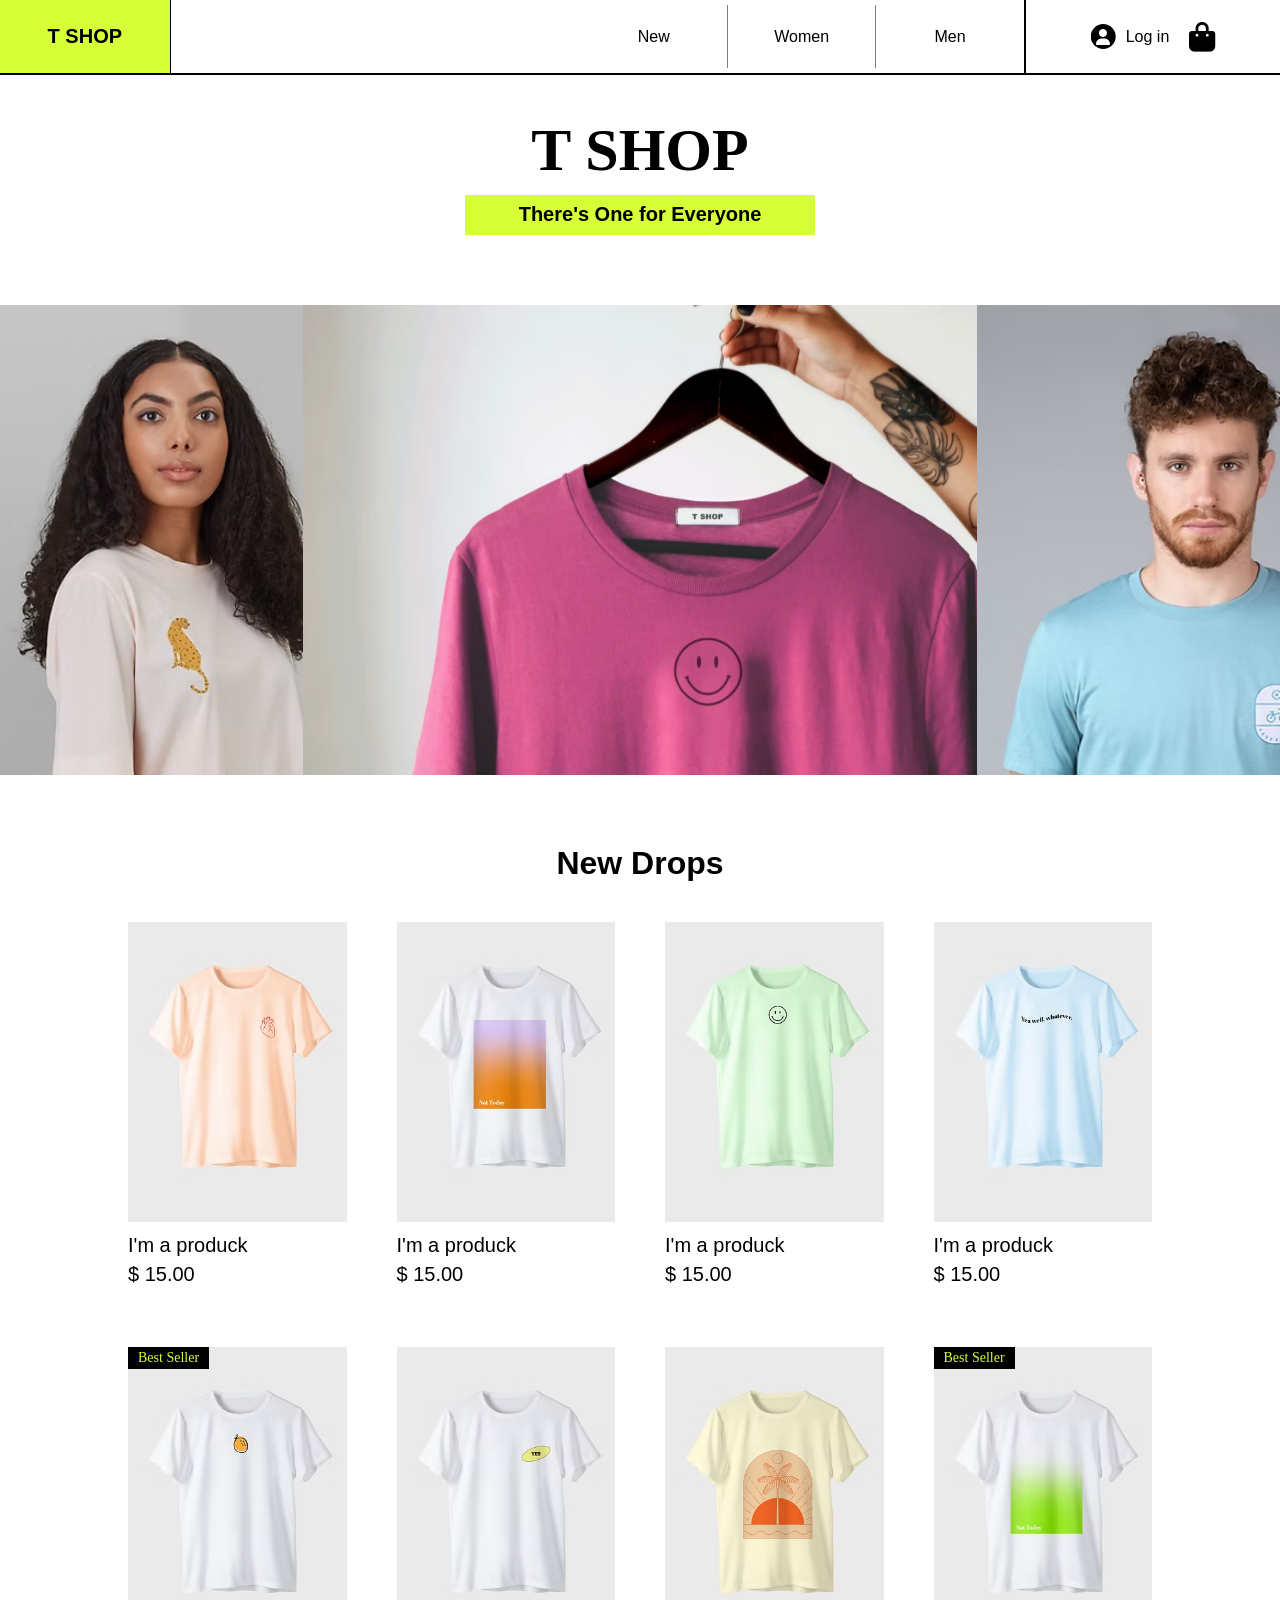
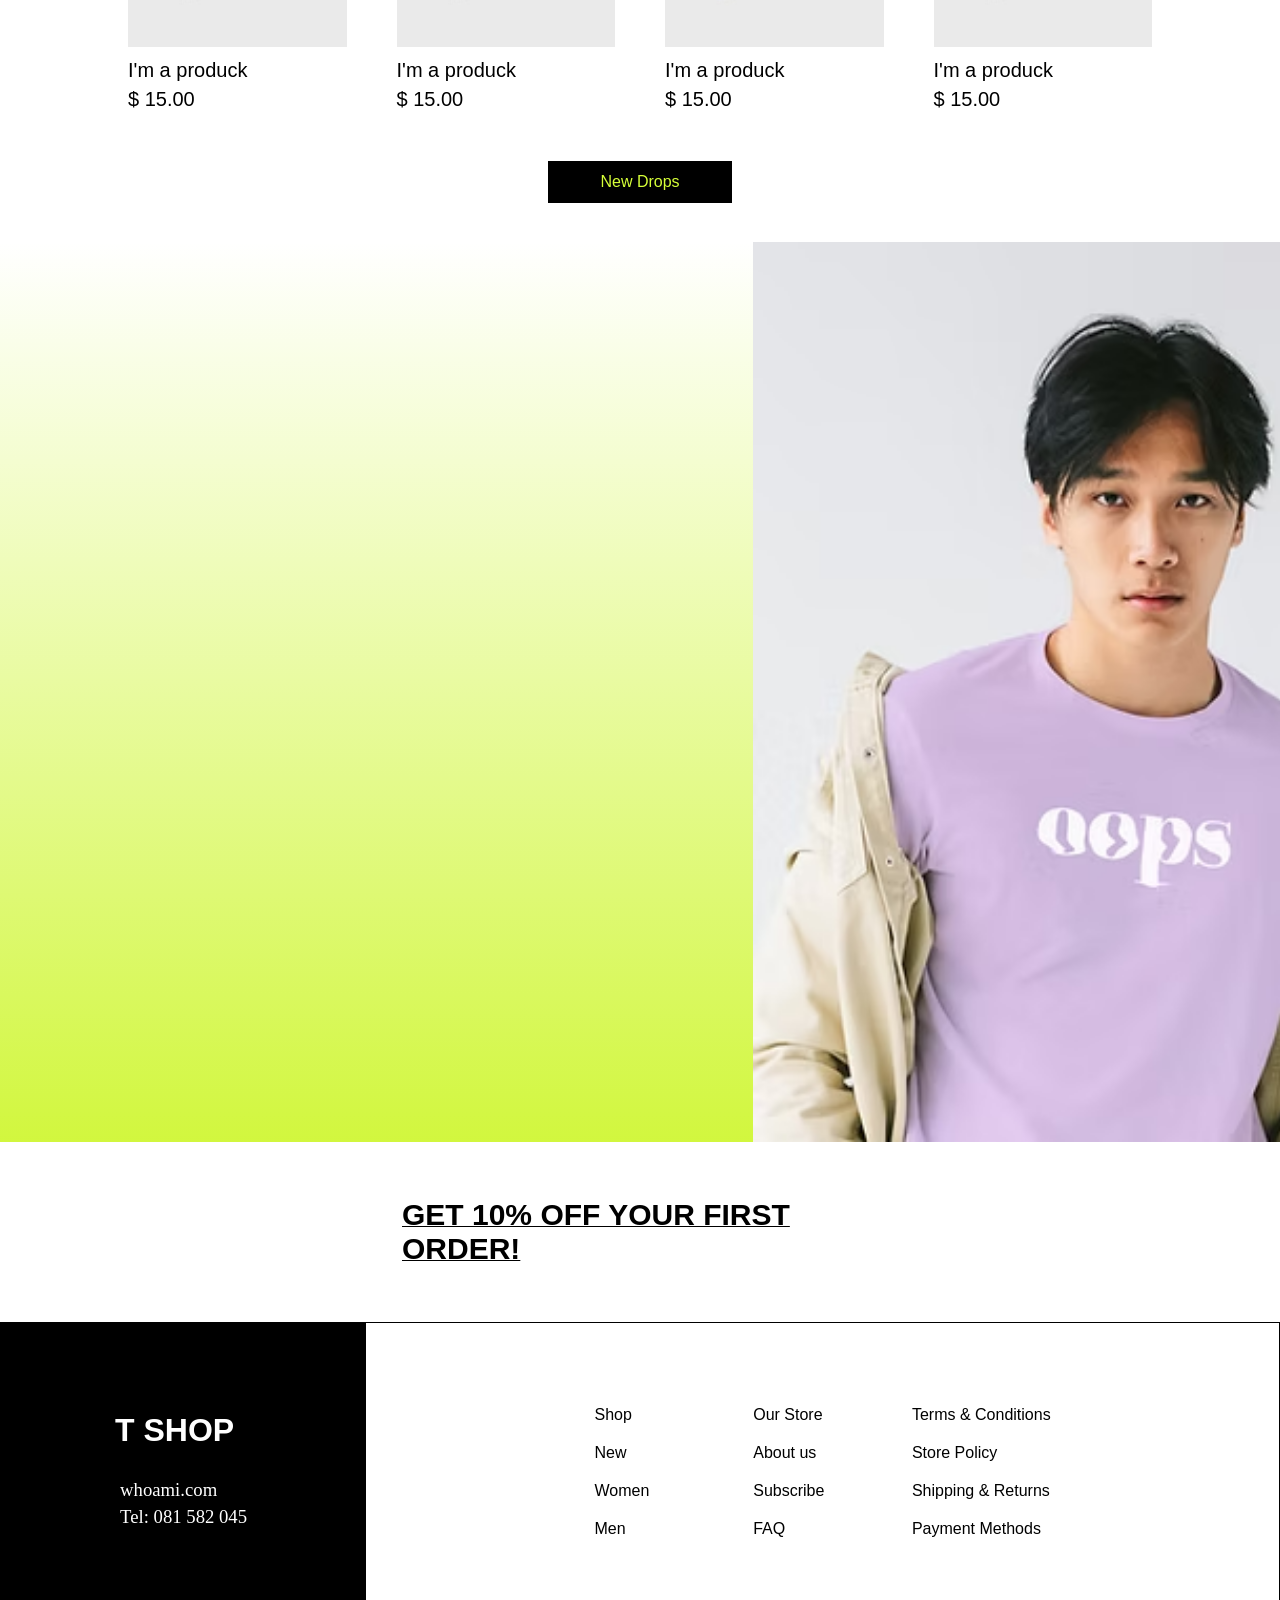
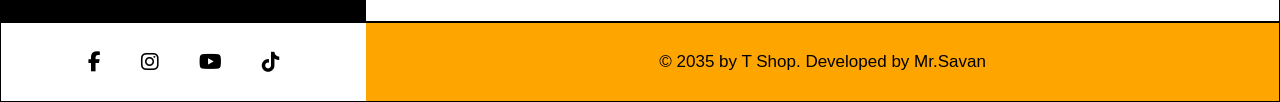
<file: index.html>
<!DOCTYPE html>
<html lang="en">
<head>
    <meta charset="UTF-8">
    <meta name="viewport" content="width=device-width, initial-scale=1.0">
    <title>T SHOP</title>
    <link rel="stylesheet" href="style.css">
    <link rel="stylesheet" href="https://cdnjs.cloudflare.com/ajax/libs/font-awesome/6.7.2/css/all.min.css">
    <link rel="stylesheet" href="https://cdn.jsdelivr.net/npm/bootstrap-icons@1.11.3/font/bootstrap-icons.min.css">
    <link rel="icon" href="logo.webp">
    <link href="https://unpkg.com/aos@2.3.1/dist/aos.css" rel="stylesheet">
</head> 
<body>
    <div class="navbar">
        <div class="left">
            <a href="index.html">T SHOP</a>
        </div>
        <div class="center">
            <ul>
                <li id="New"><a href="New.html">New</a></li>
                <li id="Women"><a href="Women.html">Women</a></li>
                <li id="Men"><a href="Men.html">Men</a></li>
            </ul>
        </div>
        <div class="right">
            <div class="user">
                <i class="fa-solid fa-user"></i>
                <a href="#">Log in</a>
            </div>
            <div class="quntity-order" id="buy">
                <i class="fa-solid fa-bag-shopping"></i>
            </div>
        </div>
    </div>
    <div class="NameofWebsite">
        <div class="name">
            <h1>T SHOP</h1>
        </div>
        <div class="move">
            <div class="message">
                <h2>There's One for Everyone</h2>
            </div>
        </div>
    </div>
    <div class="Shop-Now">
        <div class="left hback">
            <h3>Women</h3>
        </div>
        <div class="center hback">
            <h3>Shop Now</h3>
        </div>
        <div class="right hback">
            <h3>Men</h3>
        </div>
    </div>  
    <div class="New-Drops">
        <h1>New Drops</h1>
    </div>
    <div class="New-clothes">
        <div class="box">
            <div class="top"></div>
            <div class="bottom">
                <ul>
                    <li><a href="#">I'm a produck</a></li>
                    <li><a href="#">$ 15.00</a></li>
                </ul>
            </div>
        </div>
        <div class="box">
            <div class="top"></div>
            <div class="bottom">
                <ul>
                    <li><a href="#">I'm a produck</a></li>
                    <li><a href="#">$ 15.00</a></li>
                </ul>
            </div>
        </div>
        <div class="box">
            <div class="top"></div>
            <div class="bottom">
                <ul>
                    <li><a href="#">I'm a produck</a></li>
                    <li><a href="#">$ 15.00</a></li>
                </ul>
            </div>
        </div>
        <div class="box">
            <div class="top"></div>
            <div class="bottom">
                <ul>
                    <li><a href="#">I'm a produck</a></li>
                    <li><a href="#">$ 15.00</a></li>
                </ul>
            </div>
        </div>
        <div class="box">
            <div id="best-seller">Best Seller</div>
            <div class="top">
            </div>
            <div class="bottom">
                <ul>
                    <li><a href="#">I'm a produck</a></li>
                    <li><a href="#">$ 15.00</a></li>
                </ul>
            </div>
        </div>
        <div class="box">
            <div class="top"></div>
            <div class="bottom">
                <ul>
                    <li><a href="#">I'm a produck</a></li>
                    <li><a href="#">$ 15.00</a></li>
                </ul>
            </div>
        </div>
        <div class="box">
            <div class="top"></div>
            <div class="bottom">
                <ul>
                    <li><a href="#">I'm a produck</a></li>
                    <li><a href="#">$ 15.00</a></li>
                </ul>
            </div>
        </div>
        <div class="box">
            <div id="best-seller">Best Seller</div>
            <div class="top">
            </div>
            <div class="bottom">
                <ul>
                    <li><a href="#">I'm a produck</a></li>
                    <li><a href="#">$ 15.00</a></li>
                </ul>
            </div>
        </div>
    </div>
    <div class="btn-Shop-new">
        <input type="button" value="New Drops">
    </div>
    <div class="Discount">
        <div class="left">
            <div class="move" data-aos="fade-up" data-aos-duration="2000">
                <i class="fa-solid fa-bolt"></i>
                <h2>SALE IS ON!</h2>
                <h1>25% OFF</h1>
                <h2>25% off sitewide using TEES25 at checkout</h2>
            </div>
        </div>
        <div class="right"></div>
    </div>
    <div class="Get-Discount">
        <div class="cen">
            <div data-aos="fade-right" data-aos-duration="1000">
                <i class="fa-solid fa-right-long"></i>
            </div>
            <u><a href="">GET 10% OFF YOUR FIRST ORDER!</a></u>
            <div data-aos="fade-left" data-aos-duration="1000">
                <i class="fa-solid fa-left-long"></i>
            </div>
        </div>
    </div>
    <div class="about-us">
        <div class="contact">
            <div class="text">
                <h1>T SHOP</h1>
                <h3>whoami.com</h3>
                <h3>Tel: 081 582 045</h3>
            </div>
        </div>
        <div class="other">
            <div class="cen">
                <ul>
                    <li>Shop</li>
                    <li>Our Store</li>
                    <li>Terms & Conditions</li>
                    <li><a href="New.html">New</a></li>
                    <li><a href="about-us.html">About us</a></li>
                    <li><a href="#">Store Policy</a></li>
                    <li><a href="Women.html">Women</a></li>
                    <li><a href="#">Subscribe</a></li>
                    <li><a href="#">Shipping & Returns</a></li>
                    <li><a href="Men.html">Men</a></li>
                    <li><a href="#">FAQ</a></li>
                    <li><a href="#">Payment Methods </a></li>
                </ul>
            </div>
        </div>
    </div>
    <div class="footer">
        <div class="left">
            <ul>
                <li><a href="https://web.facebook.com/ann.sa.7739"><i class="fab fa-facebook-f"></i></a></li>
                <li><a href=""><i class="fa-brands fa-instagram"></i></a></li>
                <li><a href=" https://www.youtube.com/channel/UCoH-vlp1KFKQTko8b1bhuNA"><i class="fa-brands fa-youtube"></i></a></li>
                <li><a href=""><i class="fa-brands fa-tiktok"></i></a></li>
            </ul>
        </div>
        <div class="right">
            <p>© 2035 by T Shop. Developed by Mr.Savan</p>
        </div>
    </div>
    <div class="buy" id="show">
        <div class="left" id="left-close"></div>
        <div class="right">
           <div class="top">
                <h1><b>Cart</b>(0 items)</h1>
                <i class="bi bi-x-lg" id="close"></i>
           </div>
           <div class="quantitys">
                <h1>Your cart is empty.</h1>
           </div>
        </div>
    </div>
</body>
<script src="js.js"></script>
<script src="https://unpkg.com/aos@2.3.1/dist/aos.js"></script>
</html>
</file>
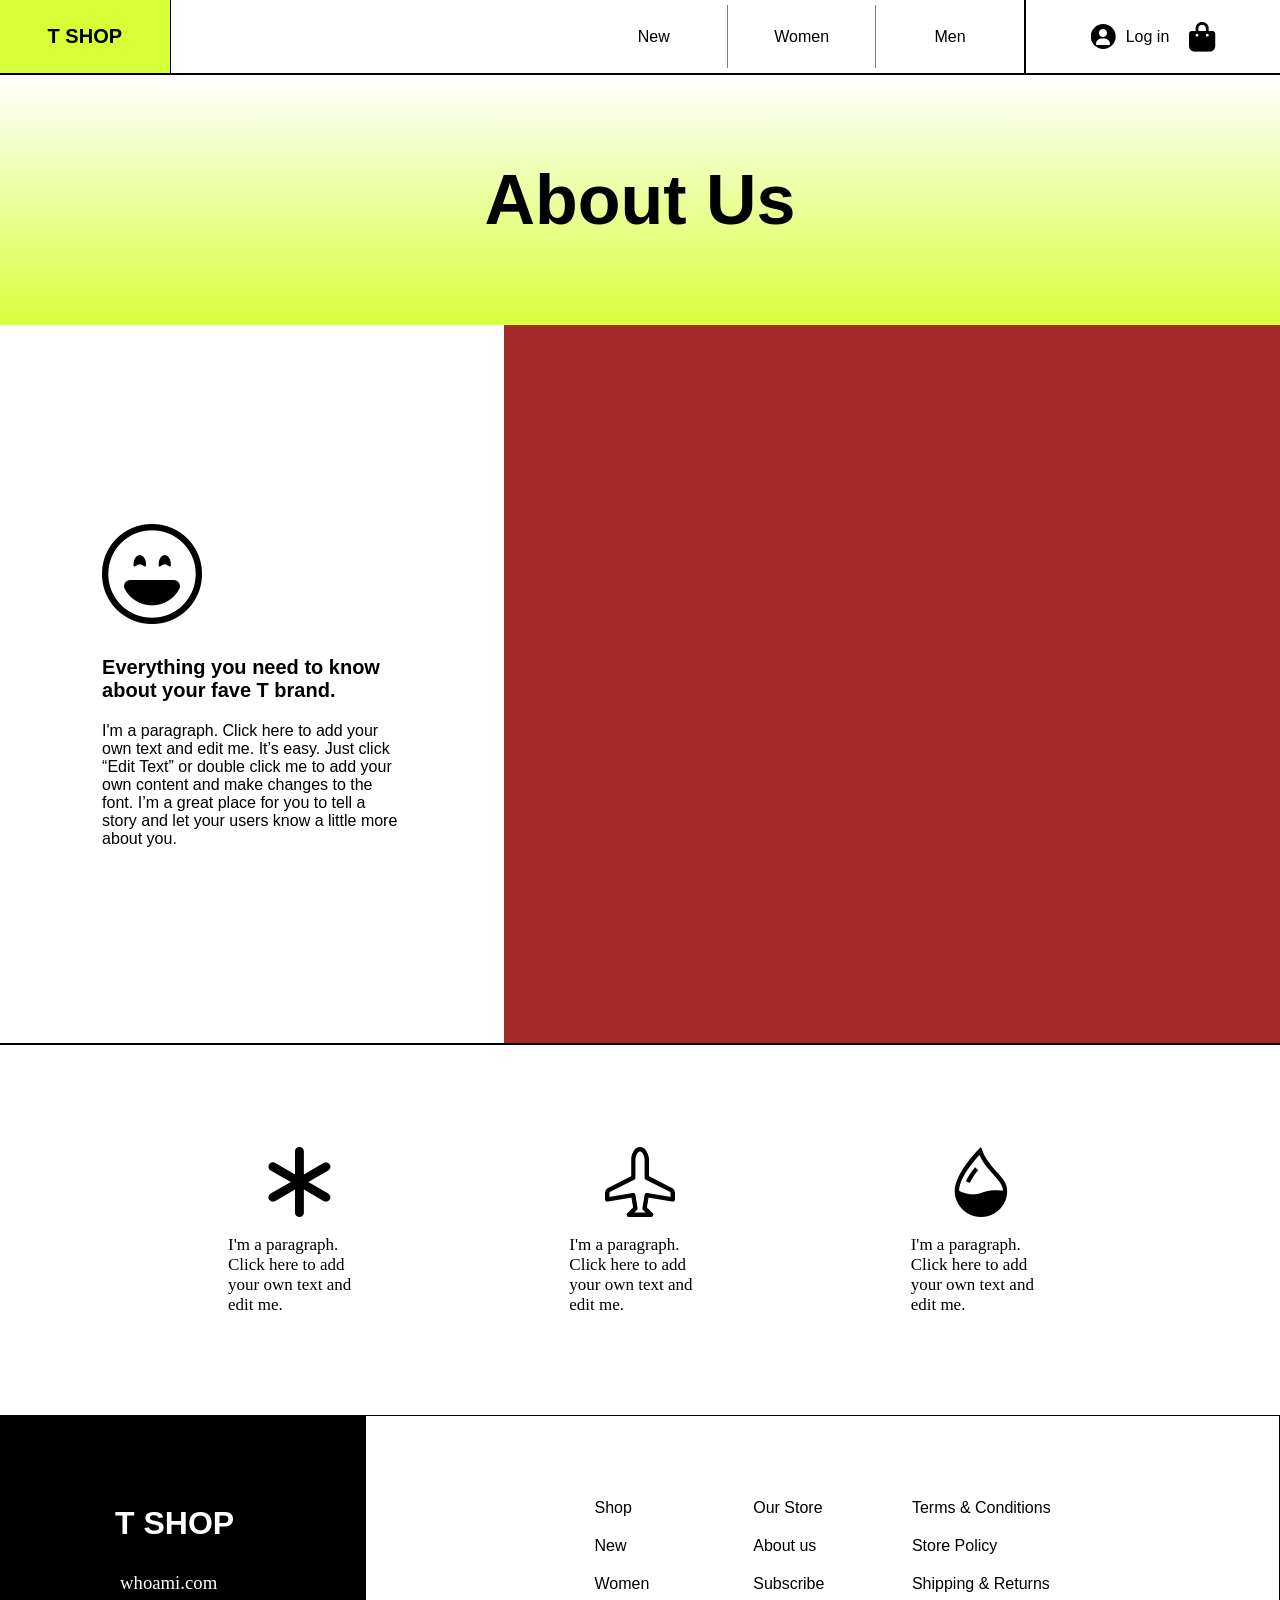
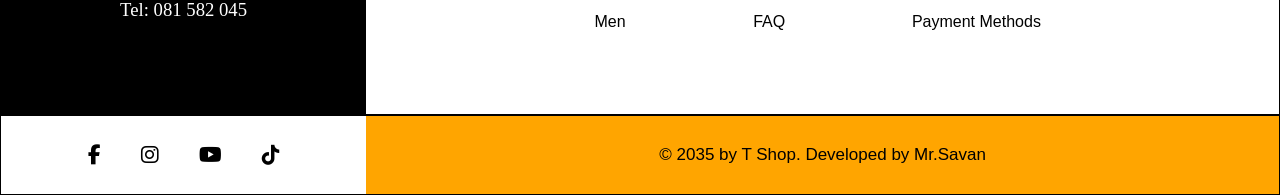
<file: about-us.html>
<!DOCTYPE html>
<html lang="en">
<head>
    <meta charset="UTF-8">
    <meta name="viewport" content="width=device-width, initial-scale=1.0">
    <title>About us</title>
    <link rel="stylesheet" href="about-us.css">
    <link rel="stylesheet" href="https://cdn.jsdelivr.net/npm/bootstrap-icons@1.11.3/font/bootstrap-icons.min.css">  
    <link rel="stylesheet" href="https://cdnjs.cloudflare.com/ajax/libs/font-awesome/6.7.2/css/all.min.css">
    <link rel="icon" href="logo.webp">
</head>
<body>
    <div class="navbar">
        <div class="left">
            <a href="index.html">T SHOP</a>
        </div>
        <div class="center">
            <ul>
                <li id="New"><a href="New.html">New</a></li>
                <li id="Women"><a href="Women.html">Women</a></li>
                <li id="Men"><a href="Men.html">Men</a></li>
            </ul>
        </div>
        <div class="right">
            <div class="user">
                <i class="fa-solid fa-user"></i>
                <a href="#">Log in</a>
            </div>
            <div class="quntity-order" id="buy">
                <i class="fa-solid fa-bag-shopping"></i>
            </div>
        </div>
    </div> 
    <div class="about">
        <h1>About Us</h1>
    </div>
    <div class="infor">
        <div class="text">
            <i class="bi bi-emoji-laughing"></i>
            <h1>Everything you need to know about your fave T brand.</h1>
            <p>I'm a paragraph. Click here to add your own text and edit me. It’s easy. Just click “Edit Text” or double click me to add your own content and make changes to the font. I’m a great place for you to tell a story and let your users know a little more about you.</p>
        </div>
        <div class="image">
        </div>
    </div>  
    <div class="transfer">
        <div class="box">
            <i class="bi bi-asterisk"></i>
            <h1>I'm a paragraph. Click here to add your own text and edit me.</h1>
        </div>
        <div class="box">
            <i class="bi bi-airplane"></i>
            <h1>I'm a paragraph. Click here to add your own text and edit me.</h1>
        </div>
        <div class="box">
            <i class="bi bi-droplet-half"></i>
            <h1>I'm a paragraph. Click here to add your own text and edit me.</h1>
        </div>
    </div>
     <div class="about-us">
        <div class="contact">
            <div class="text">
                <h1>T SHOP</h1>
               <h3>whoami.com</h3>
                <h3>Tel: 081 582 045</h3>
            </div>
        </div>
        <div class="other">
            <div class="cen">
                <ul>
                    <li>Shop</li>
                    <li>Our Store</li>
                    <li>Terms & Conditions</li>
                    <li><a href="New.html">New</a></li>
                    <li><a href="about-us.html">About us</a></li>
                    <li><a href="#">Store Policy</a></li>
                    <li><a href="Women.html">Women</a></li>
                    <li><a href="#">Subscribe</a></li>
                    <li><a href="#">Shipping & Returns</a></li>
                    <li><a href="Men.html">Men</a></li>
                    <li><a href="#">FAQ</a></li>
                    <li><a href="#">Payment Methods </a></li>
                </ul>
            </div>
        </div>
    </div>  
    <div class="footer">
        <div class="left">
            <ul>
                <li><a href="https://web.facebook.com/ann.sa.7739"><i class="fab fa-facebook-f"></i></a></li>
                <li><a href=""><i class="fa-brands fa-instagram"></i></a></li>
                <li><a href="https://www.youtube.com/channel/UCoH-vlp1KFKQTko8b1bhuNA"><i class="fa-brands fa-youtube"></i></a></li>
                <li><a href=""><i class="fa-brands fa-tiktok"></i></a></li>
            </ul>
        </div>
        <div class="right">
            <p>© 2035 by T Shop. Developed by Mr.Savan</p>
        </div>
    </div>
    <div class="buy" id="show">
        <div class="left" id="left-close"></div>
        <div class="right">
           <div class="top">
                <h1><b>Cart</b>(0 items)</h1>
                <i class="bi bi-x-lg" id="close"></i>
           </div>
           <div class="quantitys">
                <h1>Your cart is empty.</h1>
           </div>
        </div>
    </div>
</body>
<script src="js.js"></script>
</html>
</file>
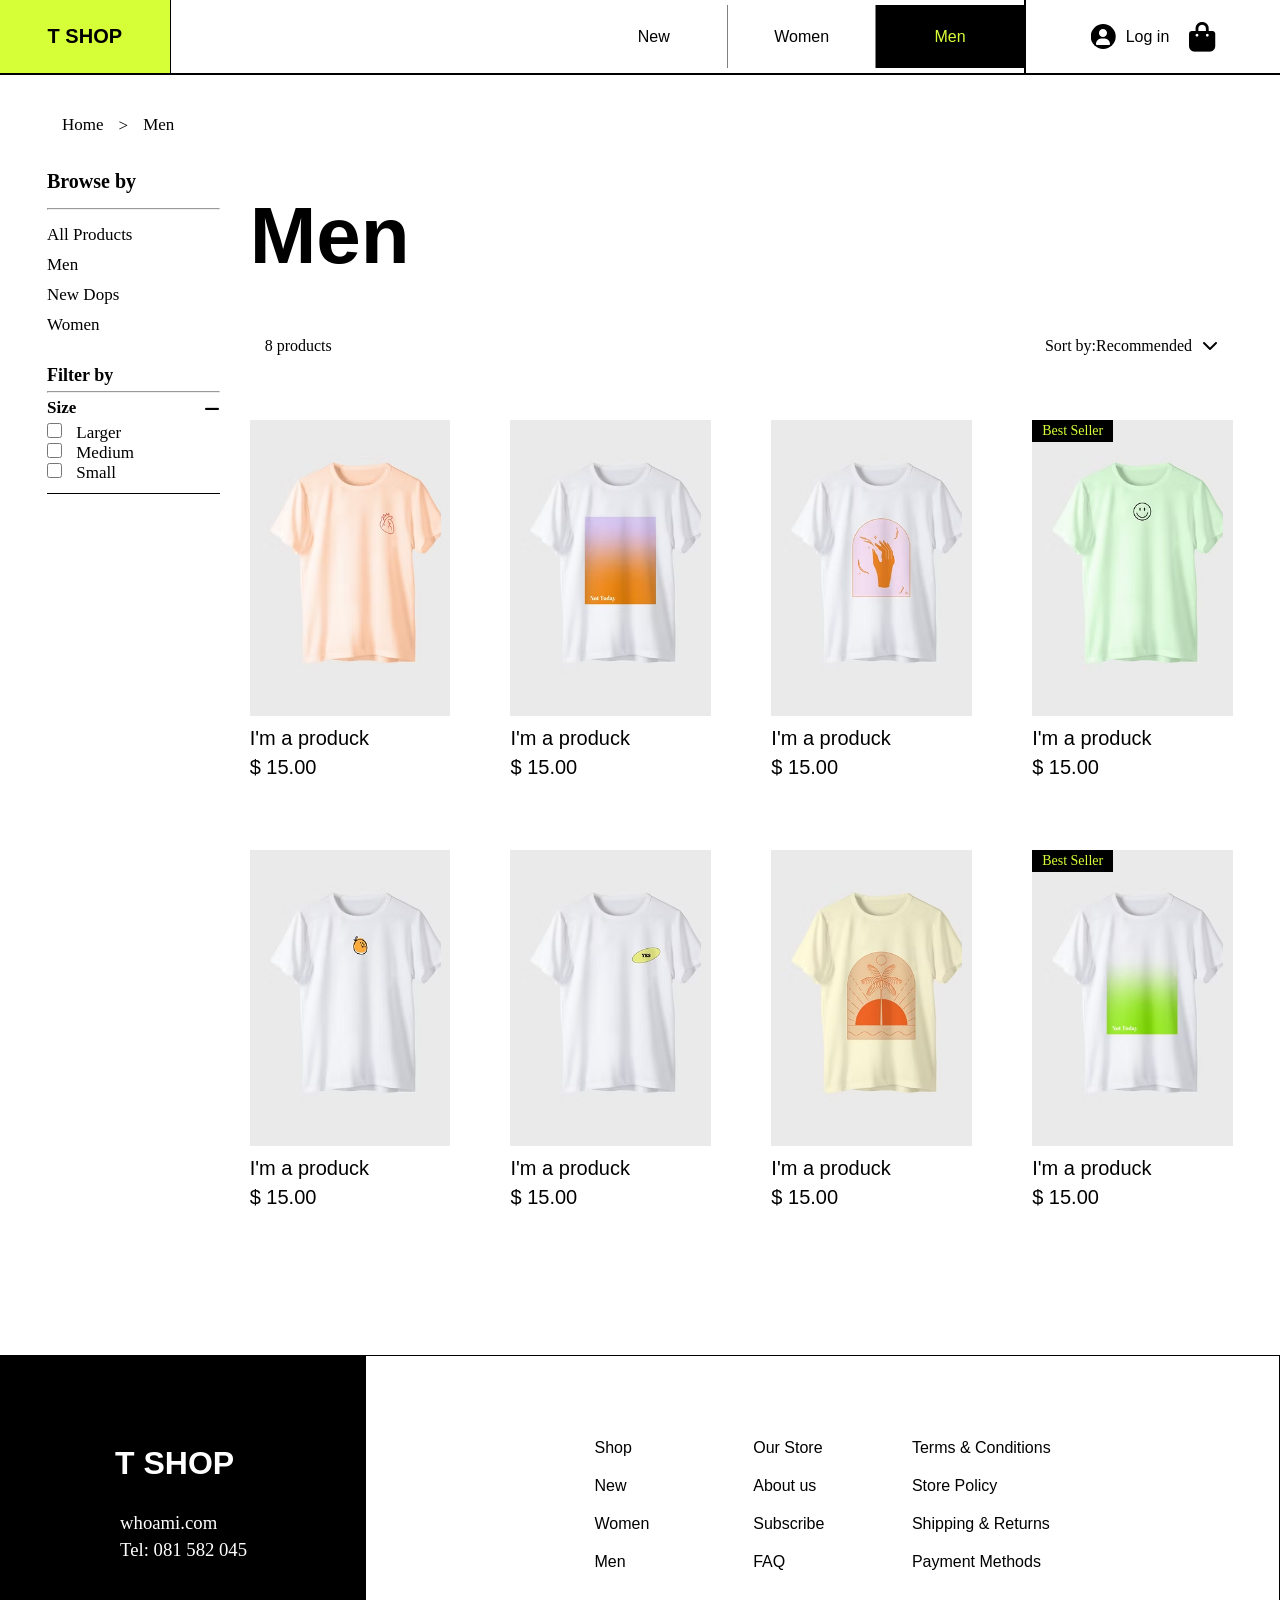
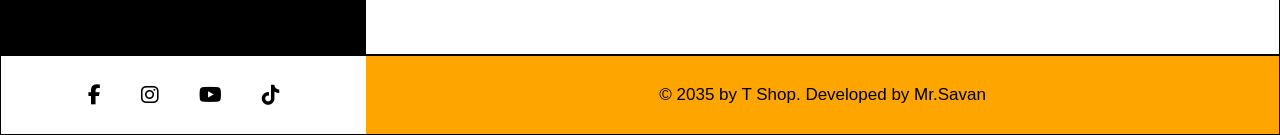
<file: Men.html>
<!DOCTYPE html>
<html lang="en">

<head>
    <meta charset="UTF-8">
    <meta name="viewport" content="width=device-width, initial-scale=1.0">
    <title>Men Clothes</title>
    <link rel="stylesheet" href="https://cdnjs.cloudflare.com/ajax/libs/font-awesome/6.7.2/css/all.min.css">
    <link rel="stylesheet" href="https://cdn.jsdelivr.net/npm/bootstrap-icons@1.11.3/font/bootstrap-icons.min.css">
    <link rel="stylesheet" href="Men.css">
    <link rel="icon" href="logo.webp">
</head>

<body>
    <div class="navbar">
        <div class="left">
            <a href="index.html">T SHOP</a>
        </div>
        <div class="center">
            <ul>
                <li id="New"><a href="New.html">New</a></li>
                <li id="Women"><a href="Women.html">Women</a></li>
                <li id="Men"><a href="Men.html">Men</a></li>
            </ul>
        </div>
        <div class="right">
            <div class="user">
                <i class="fa-solid fa-user"></i>
                <a href="#">Log in</a>
            </div>
            <div class="quntity-order" id="buy">
                <i class="fa-solid fa-bag-shopping"></i>
            </div>
        </div>
    </div>
    <div class="title">
        <a href="index.html">Home</a>
        <i class="fa-solid fa-greater-than"></i>
        <h2>Men</h2>
    </div>
    <div class="New-drop">
        <div class="left">
            <div class="browse">
                <h1>Browse by</h1>
                <hr>
                <ul>
                    <li><a href="#">All Products</a></li>
                    <li><a href="#">Men</a></li>
                    <li><a href="#">New Dops</a></li>
                    <li><a href="#">Women</a></li>
                </ul>
            </div>
            <div class="filter">
                <h1>Filter by</h1>
                <hr>
                <div class="select-size" id="size">
                    <h4>Size</h4>
                    <i class="fas fa-minus" id="minus"></i>
                </div>
                <div class="choose-size">
                    <form action="" id="form">
                        <div class="box">
                            <input type="checkbox" id="L">
                            <label for="L">Larger</label>
                        </div>
                        <div class="box">
                            <input type="checkbox" id="M">
                            <label for="M">Medium</label>
                        </div>
                        <div class="box">
                            <input type="checkbox" id="S">
                            <label for="S">Small</label>
                        </div>
                    </form>
                </div>
            </div>
        </div>
        <div class="right">
            <div class="text">
                <h1>Men</h1>
            </div>
            <div class="quntity">
                <div class="left">8 products</div>
                <div class="right">
                    <div class="down">
                        <a href="" id="DropDown">Sort by:Recommended </a>
                        <div class="sub-text" id="sub-text">
                            <a href="#">Recommended</a>
                            <a href="#">Newest</a>
                            <a href="#">Price (low to high)</a>
                            <a href="#">Price (high to low)</a>
                            <a href="#">Name A-Z</a>
                            <a href="#">Name Z-A</a>
                        </div>
                    </div>
                    <i class="fas fa-chevron-down" id="arrow"></i>
                </div>
            </div>
            <div class="New-clothes">
                <div class="box">
                    <div class="top"></div>
                    <div class="bottom">
                        <ul>
                            <li><a href="#">I'm a produck</a></li>
                            <li><a href="#">$ 15.00</a></li>
                        </ul>
                    </div>
                </div>
                <div class="box">
                    <div class="top"></div>
                    <div class="bottom">
                        <ul>
                            <li><a href="#">I'm a produck</a></li>
                            <li><a href="#">$ 15.00</a></li>
                        </ul>
                    </div>
                </div>
                <div class="box">
                    <div class="top"></div>
                    <div class="bottom">
                        <ul>
                            <li><a href="#">I'm a produck</a></li>
                            <li><a href="#">$ 15.00</a></li>
                        </ul>
                    </div>
                </div>
                <div class="box">
                    <div id="best-seller">Best Seller</div>
                    <div class="top"></div>
                    <div class="bottom">
                        <ul>
                            <li><a href="#">I'm a produck</a></li>
                            <li><a href="#">$ 15.00</a></li>
                        </ul>
                    </div>
                </div>
                <div class="box">
                    <div class="top"></div>
                    <div class="bottom">
                        <ul>
                            <li><a href="#">I'm a produck</a></li>
                            <li><a href="#">$ 15.00</a></li>
                        </ul>
                    </div>
                </div>
                <div class="box">
                    <div class="top"></div>
                    <div class="bottom">
                        <ul>
                            <li><a href="#">I'm a produck</a></li>
                            <li><a href="#">$ 15.00</a></li>
                        </ul>
                    </div>
                </div>
                <div class="box">
                    <div class="top"></div>
                    <div class="bottom">
                        <ul>
                            <li><a href="#">I'm a produck</a></li>
                            <li><a href="#">$ 15.00</a></li>
                        </ul>
                    </div>
                </div>
                <div class="box">
                    <div id="best-seller">Best Seller</div>
                    <div class="top"></div>
                    <div class="bottom">
                        <ul>
                            <li><a href="#">I'm a produck</a></li>
                            <li><a href="#">$ 15.00</a></li>
                        </ul>
                    </div>
                </div>
            </div>
        </div>
        <!-- ========================================================== -->
    </div>
    <div class="about-us">
        <div class="contact">
            <div class="text">
                <h1>T SHOP</h1>
                <h3>whoami.com</h3>
                <h3>Tel: 081 582 045</h3>
            </div>
        </div>
        <div class="other">
            <div class="cen">
                <ul>
                    <li>Shop</li>
                    <li>Our Store</li>
                    <li>Terms & Conditions</li>
                    <li><a href="New.html">New</a></li>
                    <li><a href="about-us.html">About us</a></li>
                    <li><a href="#">Store Policy</a></li>
                    <li><a href="Women.html">Women</a></li>
                    <li><a href="#">Subscribe</a></li>
                    <li><a href="#">Shipping & Returns</a></li>
                    <li><a href="Men.html">Men</a></li>
                    <li><a href="#">FAQ</a></li>
                    <li><a href="#">Payment Methods </a></li>
                </ul>
            </div>
        </div>
    </div>
    <div class="footer">
        <div class="left">
            <ul>
                <li><a href="https://web.facebook.com/ann.sa.7739"><i class="fab fa-facebook-f"></i></a></li>
                <li><a href="#"><i class="fa-brands fa-instagram"></i></a></li>
                <li><a
                        href="https://www.youtube.com/channel/UCoH-vlp1KFKQTko8b1bhuNA"><i class="fa-brands fa-youtube"></i></a></li>
                <li><a href="#"><i class="fa-brands fa-tiktok"></i></a></li>
            </ul>
        </div>
        <div class="right">
            <p>© 2035 by T Shop. Developed by Mr.Savan</p>
        </div>
    </div>
    <div class="buy" id="show">
        <div class="left" id="left-close"></div>
        <div class="right">
            <div class="top">
                <h1><b>Cart</b>(0 items)</h1>
                <i class="bi bi-x-lg" id="close"></i>
            </div>
            <div class="quantitys">
                <h1>Your cart is empty.</h1>
            </div>
        </div>
    </div>
</body>
<script src="js.js"></script>

</html>
</file>
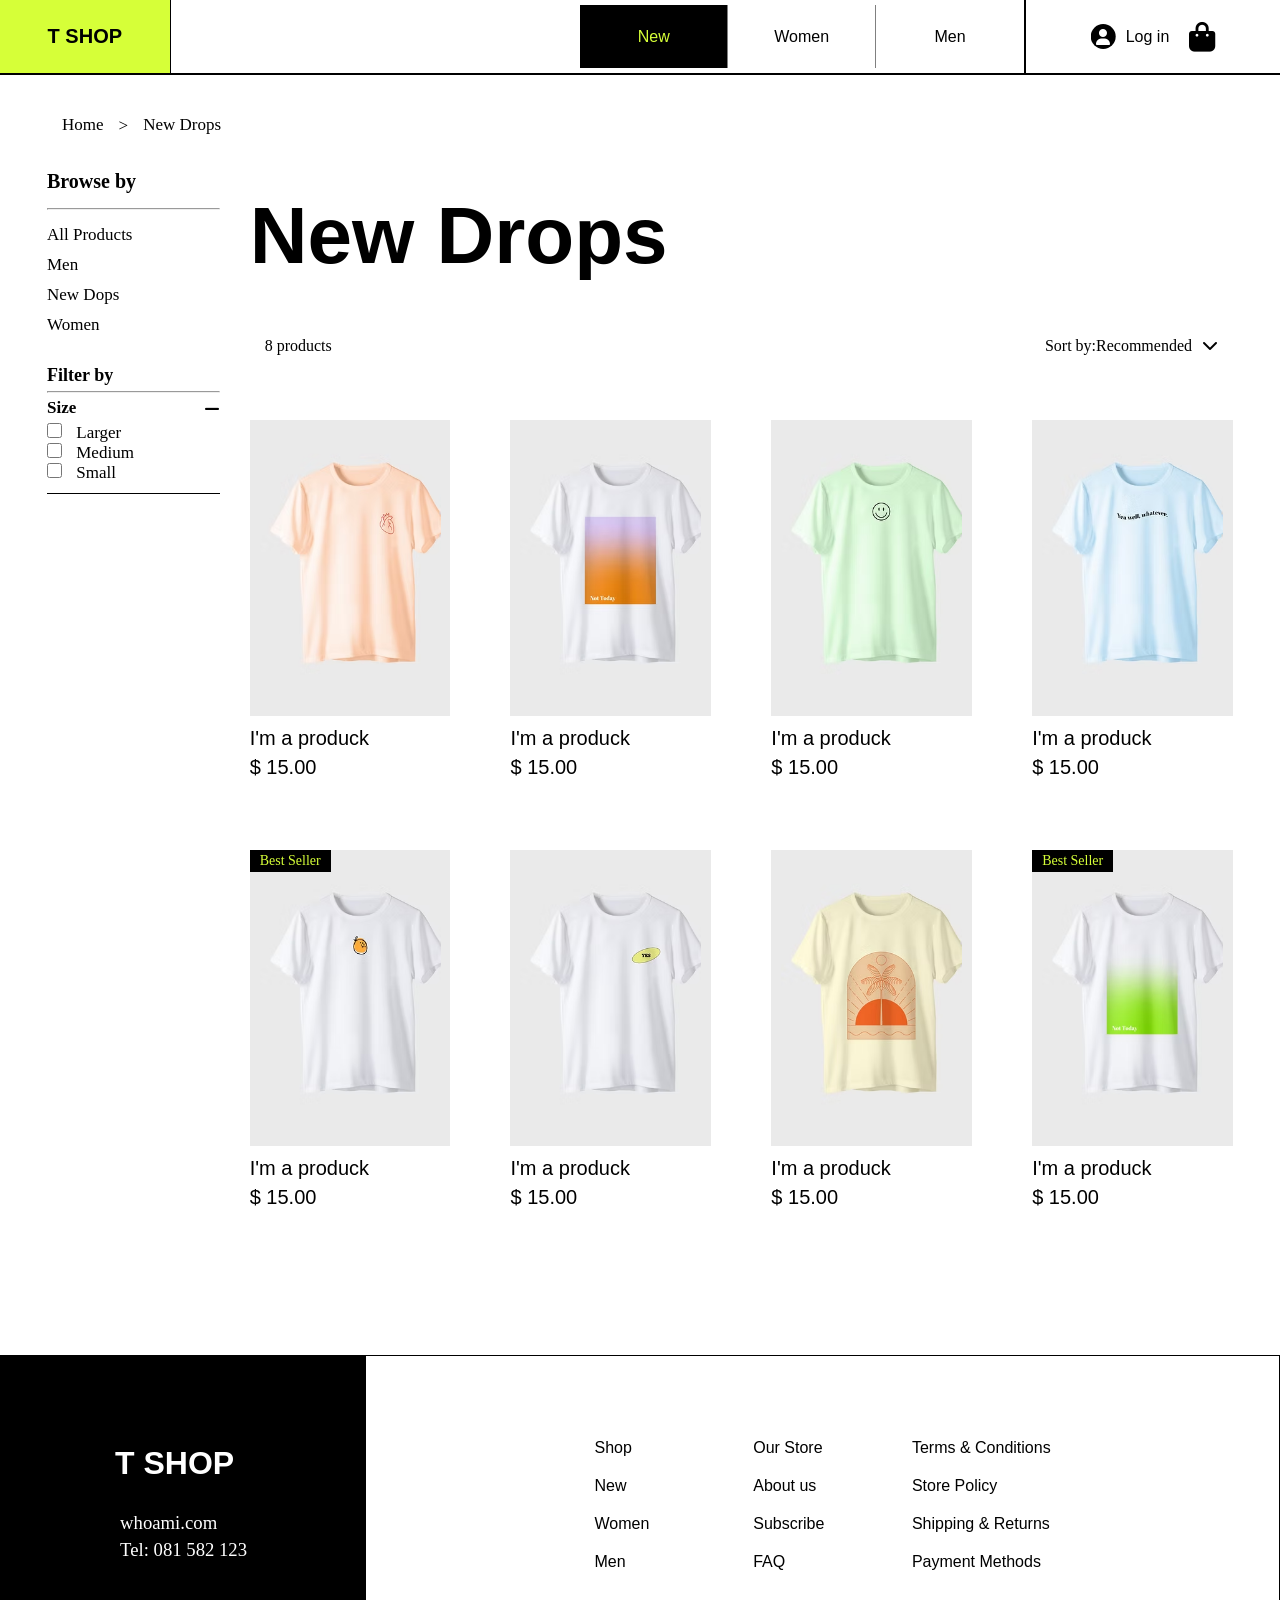
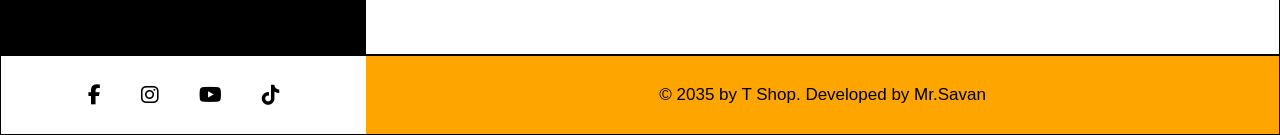
<file: New.html>
<!DOCTYPE html>
<html lang="en">

<head>
    <meta charset="UTF-8">
    <meta name="viewport" content="width=device-width, initial-scale=1.0">
    <title>New Clothes</title>
    <link rel="stylesheet" href="https://cdnjs.cloudflare.com/ajax/libs/font-awesome/6.7.2/css/all.min.css">
    <link rel="stylesheet" href="https://cdn.jsdelivr.net/npm/bootstrap-icons@1.11.3/font/bootstrap-icons.min.css">
    <link rel="stylesheet" href="New.css">
    <link rel="icon" href="logo.webp">

</head>

<body>
    <div class="navbar">
        <div class="left">
            <a href="index.html">T SHOP</a>
        </div>
        <div class="center">
            <ul>
                <li id="New"><a href="New.html">New</a></li>
                <li id="Women"><a href="Women.html">Women</a></li>
                <li id="Men"><a href="Men.html">Men</a></li>
            </ul>
        </div>
        <div class="right">
            <div class="user">
                <i class="fa-solid fa-user"></i>
                <a href="#">Log in</a>
            </div>
            <div class="quntity-order" id="buy">
                <i class="fa-solid fa-bag-shopping"></i>
            </div>
        </div>
    </div>
    <div class="title">
        <a href="index.html">Home</a>
        <i class="fa-solid fa-greater-than"></i>
        <h2>New Drops</h2>
    </div>
    <div class="New-drop">
        <div class="leftt">
            <div class="browse">
                <h1>Browse by</h1>
                <hr>
                <ul>
                    <li><a href="">All Products</a></li>
                    <li><a href="">Men</a></li>
                    <li><a href="">New Dops</a></li>
                    <li><a href="">Women</a></li>
                </ul>
            </div>
            <div class="filter">
                <h1>Filter by</h1>
                <hr>
                <div class="select-size" id="size">
                    <h4>Size</h4>
                    <i class="fas fa-minus" id="minus"></i>
                </div>
                <div class="choose-size">
                    <form action="" id="form">
                        <div class="box">
                            <input type="checkbox" id="L">
                            <label for="L">Larger</label>
                        </div>
                        <div class="box">
                            <input type="checkbox" id="M">
                            <label for="M">Medium</label>
                        </div>
                        <div class="box">
                            <input type="checkbox" id="S">
                            <label for="S">Small</label>
                        </div>
                    </form>
                </div>
            </div>
        </div>
        <div class="right">
            <div class="text">
                <h1>New Drops</h1>
            </div>
            <div class="quntity">
                <div class="left">8 products</div>
                <div class="right">
                    <div class="down">
                        <a href="" id="DropDown">Sort by:Recommended </a>
                        <div class="sub-text" id="sub-text">
                            <a href="#">Recommended</a>
                            <a href="#">Newest</a>
                            <a href="#">Price (low to high)</a>
                            <a href="#">Price (high to low)</a>
                            <a href="#">Name A-Z</a>
                            <a href="#">Name Z-A</a>
                        </div>
                    </div>
                    <i class="fas fa-chevron-down" id="arrow"></i>
                </div>
            </div>
            <div class="New-clothes">
                <div class="box">
                    <div class="top"></div>
                    <div class="bottom">
                        <ul>
                            <li><a href="">I'm a produck</a></li>
                            <li><a href="">$ 15.00</a></li>
                        </ul>
                    </div>
                </div>
                <div class="box">
                    <div class="top"></div>
                    <div class="bottom">
                        <ul>
                            <li><a href="">I'm a produck</a></li>
                            <li><a href="">$ 15.00</a></li>
                        </ul>
                    </div>
                </div>
                <div class="box">
                    <div class="top"></div>
                    <div class="bottom">
                        <ul>
                            <li><a href="">I'm a produck</a></li>
                            <li><a href="">$ 15.00</a></li>
                        </ul>
                    </div>
                </div>
                <div class="box">
                    <div class="top"></div>
                    <div class="bottom">
                        <ul>
                            <li><a href="">I'm a produck</a></li>
                            <li><a href="">$ 15.00</a></li>
                        </ul>
                    </div>
                </div>
                <div class="box">
                    <div id="best-seller">Best Seller</div>
                    <div class="top"></div>
                    <div class="bottom">
                        <ul>
                            <li><a href="">I'm a produck</a></li>
                            <li><a href="">$ 15.00</a></li>
                        </ul>
                    </div>
                </div>
                <div class="box">
                    <div class="top"></div>
                    <div class="bottom">
                        <ul>
                            <li><a href="">I'm a produck</a></li>
                            <li><a href="">$ 15.00</a></li>
                        </ul>
                    </div>
                </div>
                <div class="box">
                    <div class="top"></div>
                    <div class="bottom">
                        <ul>
                            <li><a href="">I'm a produck</a></li>
                            <li><a href="">$ 15.00</a></li>
                        </ul>
                    </div>
                </div>
                <div class="box">
                    <div id="best-seller">Best Seller</div>
                    <div class="top"></div>
                    <div class="bottom">
                        <ul>
                            <li><a href="">I'm a produck</a></li>
                            <li><a href="">$ 15.00</a></li>
                        </ul>
                    </div>
                </div>
            </div>
        </div>
        <!-- ========================================================== -->
    </div>
    <div class="about-us">
        <div class="contact">
            <div class="text">
                <h1>T SHOP</h1>
                <h3>whoami.com</h3>
                <h3>Tel: 081 582 123</h3>
            </div>
        </div>
        <div class="other">
            <div class="cen">
                <ul>
                    <li>Shop</li>
                    <li>Our Store</li>
                    <li>Terms & Conditions</li>
                    <li><a href="New.html">New</a></li>
                    <li><a href="about-us.html">About us</a></li>
                    <li><a href="#">Store Policy</a></li>
                    <li><a href="Women.html">Women</a></li>
                    <li><a href="#">Subscribe</a></li>
                    <li><a href="#">Shipping & Returns</a></li>
                    <li><a href="Men.html">Men</a></li>
                    <li><a href="#">FAQ</a></li>
                    <li><a href="#">Payment Methods </a></li>
                </ul>
            </div>
        </div>
    </div>
    <div class="footer">
        <div class="left">
            <ul>
                <li><a href="https://web.facebook.com/ann.sa.7739"><i class="fab fa-facebook-f"></i></a></li>
                <li><a href=""><i class="fa-brands fa-instagram"></i></a></li>
                <li><a
                        href="https://www.youtube.com/channel/UCoH-vlp1KFKQTko8b1bhuNA"><i class="fa-brands fa-youtube"></i></a></li>
                <li><a href=""><i class="fa-brands fa-tiktok"></i></a></li>
            </ul>
        </div>
        <div class="right">
            <p>© 2035 by T Shop. Developed by Mr.Savan</p>
        </div>
    </div>
    <div class="buy" id="show">
        <div class="left" id="left-close"></div>
        <div class="right">
            <div class="top">
                <h1><b>Cart</b>(0 items)</h1>
                <i class="bi bi-x-lg" id="close"></i>
            </div>
            <div class="quantitys">
                <h1>Your cart is empty.</h1>
            </div>
        </div>
    </div>
</body>
<script src="js.js"></script>

</html>
</file>
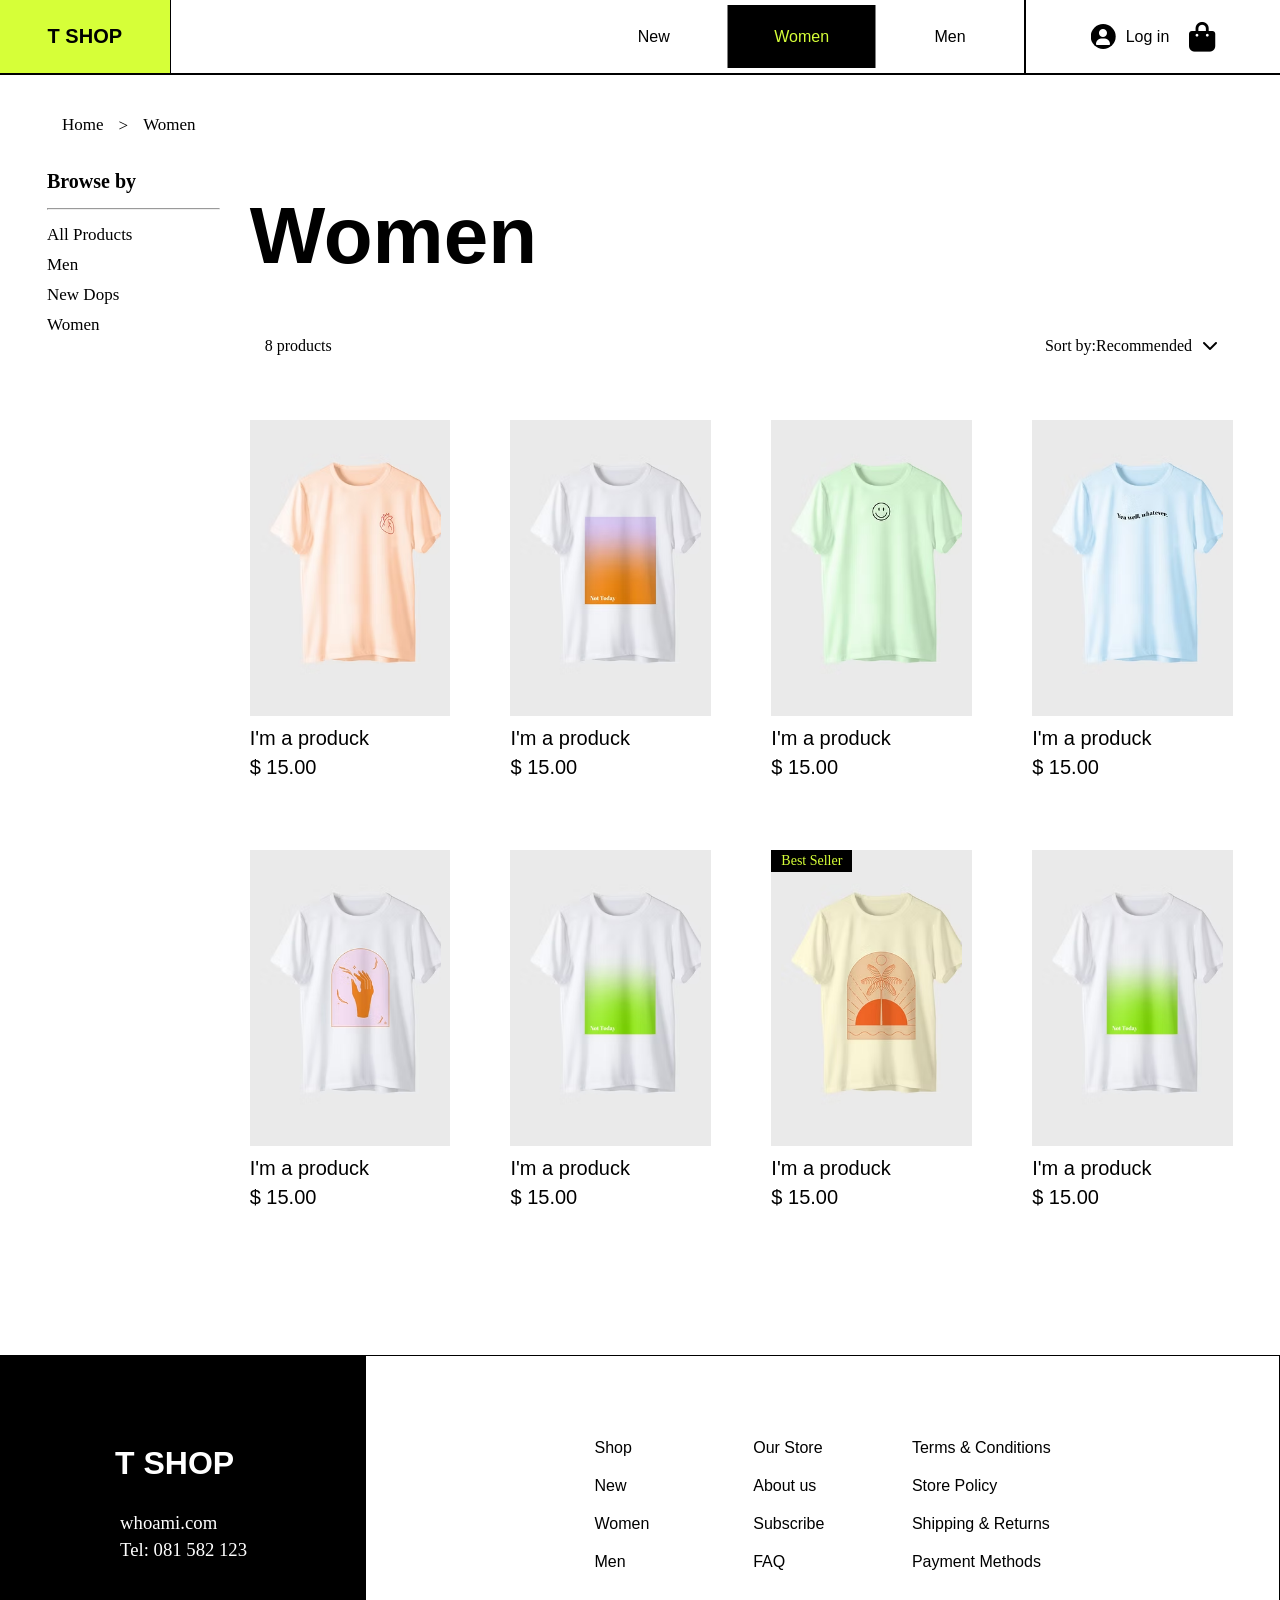
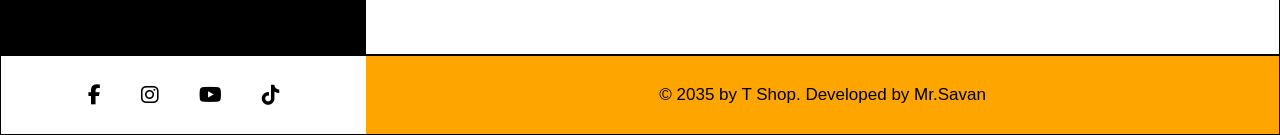
<file: Women.html>
<!DOCTYPE html>
<html lang="en">

<head>
    <meta charset="UTF-8">
    <meta name="viewport" content="width=device-width, initial-scale=1.0">
    <title>Women clothes</title>
    <link rel="stylesheet" href="https://cdnjs.cloudflare.com/ajax/libs/font-awesome/6.7.2/css/all.min.css">
    <link rel="stylesheet" href="https://cdn.jsdelivr.net/npm/bootstrap-icons@1.11.3/font/bootstrap-icons.min.css">
    <link rel="stylesheet" href="Women.css">
    <link rel="icon" href="logo.webp">
</head>

<body>
    <div class="navbar">
        <div class="left">
            <a href="index.html">T SHOP</a>
        </div>
        <div class="center">
            <ul>
                <li id="New"><a href="New.html">New</a></li>
                <li id="Women"><a href="Women.html">Women</a></li>
                <li id="Men"><a href="Men.html">Men</a></li>
            </ul>
        </div>
        <div class="right">
            <div class="user">
                <i class="fa-solid fa-user"></i>
                <a href="">Log in</a>
            </div>
            <div class="quntity-order" id="buy">
                <i class="fa-solid fa-bag-shopping"></i>
            </div>
        </div>
    </div>
    <div class="title">
        <a href="index.html">Home</a>
        <i class="fa-solid fa-greater-than"></i>
        <h2>Women</h2>
    </div>
    <div class="New-drop">
        <div class="left">
            <div class="browse">
                <h1>Browse by</h1>
                <hr>
                <ul>
                    <li><a href="#">All Products</a></li>
                    <li><a href="#">Men</a></li>
                    <li><a href="#">New Dops</a></li>
                    <li><a href="#">Women</a></li>
                </ul>
            </div>

        </div>
        <div class="right">
            <div class="text">
                <h1>Women</h1>
            </div>
            <div class="quantity">
                <div class="left">8 products</div>
                <div class="right">
                    <div class="down">
                        <a href="" id="DropDown">Sort by:Recommended </a>
                        <div class="sub-text" id="sub-text">
                            <a href="#">Recommended</a>
                            <a href="#">Newest</a>
                            <a href="#">Price (low to high)</a>
                            <a href="#">Price (high to low)</a>
                            <a href="#">Name A-Z</a>
                            <a href="#">Name Z-A</a>
                        </div>
                    </div>
                    <div class="icon">
                        <i class="fas fa-chevron-down" id="arrow"></i>
                    </div>
                </div>
            </div>
            <div class="New-clothes">
                <div class="box">
                    <div class="top"></div>
                    <div class="bottom">
                        <ul>
                            <li><a href="#">I'm a produck</a></li>
                            <li><a href="#">$ 15.00</a></li>
                        </ul>
                    </div>
                </div>
                <div class="box">
                    <div class="top"></div>
                    <div class="bottom">
                        <ul>
                            <li><a href="#">I'm a produck</a></li>
                            <li><a href="#">$ 15.00</a></li>
                        </ul>
                    </div>
                </div>
                <div class="box">
                    <div class="top"></div>
                    <div class="bottom">
                        <ul>
                            <li><a href="#">I'm a produck</a></li>
                            <li><a href="#">$ 15.00</a></li>
                        </ul>
                    </div>
                </div>
                <div class="box">
                    <div class="top"></div>
                    <div class="bottom">
                        <ul>
                            <li><a href="#">I'm a produck</a></li>
                            <li><a href="#">$ 15.00</a></li>
                        </ul>
                    </div>
                </div>
                <div class="box">
                    <div class="top"></div>
                    <div class="bottom">
                        <ul>
                            <li><a href="#">I'm a produck</a></li>
                            <li><a href="#">$ 15.00</a></li>
                        </ul>
                    </div>
                </div>
                <div class="box">
                    <div class="top"></div>
                    <div class="bottom">
                        <ul>
                            <li><a href="#">I'm a produck</a></li>
                            <li><a href="#">$ 15.00</a></li>
                        </ul>
                    </div>
                </div>
                <div class="box">
                    <div id="best-seller">Best Seller</div>
                    <div class="top"></div>
                    <div class="bottom">
                        <ul>
                            <li><a href="#">I'm a produck</a></li>
                            <li><a href="#">$ 15.00</a></li>
                        </ul>
                    </div>
                </div>
                <div class="box">
                    <div class="top"></div>
                    <div class="bottom">
                        <ul>
                            <li><a href="#">I'm a produck</a></li>
                            <li><a href="#">$ 15.00</a></li>
                        </ul>
                    </div>
                </div>
            </div>
        </div>
        <!-- ========================================================== -->
    </div>
    <div class="about-us">
        <div class="contact">
            <div class="text">
                <h1>T SHOP</h1>
                <h3>whoami.com</h3>
                <h3>Tel: 081 582 123</h3>
            </div>
        </div>
        <div class="other">
            <div class="cen">
                <ul>
                    <li>Shop</li>
                    <li>Our Store</li>
                    <li>Terms & Conditions</li>
                    <li><a href="New.html">New</a></li>
                    <li><a href="about-us.html">About us</a></li>
                    <li><a href="#">Store Policy</a></li>
                    <li><a href="Women.html">Women</a></li>
                    <li><a href="#">Subscribe</a></li>
                    <li><a href="#">Shipping & Returns</a></li>
                    <li><a href="Men.html">Men</a></li>
                    <li><a href="#">FAQ</a></li>
                    <li><a href="#">Payment Methods </a></li>
                </ul>
            </div>
        </div>
    </div>
    <div class="footer">
        <div class="left">
            <ul>
                <li><a href="https://web.facebook.com/ann.sa.7739"><i class="fab fa-facebook-f"></i></a></li>
                <li><a href=""><i class="fa-brands fa-instagram"></i></a></li>
                <li><a
                        href="https://www.youtube.com/channel/UCoH-vlp1KFKQTko8b1bhuNA"><i class="fa-brands fa-youtube"></i></a></li>
                <li><a href=""><i class="fa-brands fa-tiktok"></i></a></li>
            </ul>
        </div>
        <div class="right">
            <p>© 2035 by T Shop. Developed by Mr.Savan</p>
        </div>
    </div>
    <div class="buy" id="show">
        <div class="left" id="left-close"></div>
        <div class="right">
            <div class="top">
                <h1><b>Cart</b>(0 items)</h1>
                <i class="bi bi-x-lg" id="close"></i>
            </div>
            <div class="quantitys">
                <h1>Your cart is empty.</h1>
            </div>
        </div>
    </div>
</body>
<script src="js.js"></script>

</html>
</file>
<file: style.css>
*{
    padding: 0;
    margin: 0;
    box-sizing: border-box;
}
:root{
    --main-color: #d6ff38;
} 
ul>li{
    list-style: none;
    a{
        text-decoration: none;
    }
}
.navbar{
    width: 100%;
    height: 75px;
    /* background-color: blue; */
    display: grid;
    grid-template-columns: 0.2fr 1fr 0.3fr;
    border-bottom: 2px solid black;
    background-color: white;
    position: sticky;
    z-index: 21;
    top: 0;
    .left{
        background-color: #d6ff38;
        display: flex;
        justify-content: center;
        align-items: center;
        font-family: sans-serif;
        border-right: 1px solid black;
        font-size: 13px;
        a{
            font-family: sans-serif;
            font-size: 20px;
            font-weight: bold;
            text-decoration: none;
            color: black;
        }
    }
    .center{
        /* background-color: yellow; */
        position: relative;
        ul{
            position: absolute;
            right: 0;
            width: 52%;
            /* background-color: aqua; */
            height: 100%;
            display: grid; 
            grid-template-columns: 1fr 1fr 1fr;
            padding: 5px 0;
            li{
                display: flex;
                align-items: center;
                justify-content: center;
                height: 100%;
                list-style: none; 
                border-right: 1px solid gray;
                a{
                    text-decoration: none;
                    font-family: sans-serif;
                    color: black;
                }
            } 
            li:nth-child(3){
                border: none;
            }
            li:hover{
                background-color: rgb(0, 0, 0);
                cursor: pointer;
                transition-delay: 0.03s;
                a{
                    transition-delay: 0.03s;
                    color: yellow;
                }
            }
        }
    }
    .right{ 
        /* background-color: royalblue; */
        display: flex;
        gap: 10px;
        align-items: center;
        justify-content: center;
        border-left: 2px solid rgb(0, 0, 0);
        .user, .quntity-order{
            display: flex;
            justify-content: center;
            align-items: center;
            font-family: sans-serif;
        }
        .user:hover, .quntity-order:hover{
            cursor: pointer;
        }
        .user{
            /* background-color: yellow; */
            height: 30px;
            display: flex;
            gap: 10px;
            padding: 20px 5px;
            a{
                text-decoration: none;
                color: black;
            }
            i{
                background-color: rgb(0, 0, 0);
                color: white;
                width: 25px;
                height: 25px;
                clip-path: circle(50% at 50% 50%);
                display: flex;
                justify-content: center;
                align-items: center;
            }
        }
        .quntity-order{
            /* background-color: blue; */
            height: 30px;
            padding: 20px 5px;
            i{
                font-size: 30px;
            }
        }
    }
}   
ul>li{
    list-style: none;
    a{
        text-decoration: none;
    }
}
.NameofWebsite{
    width: 100%;
    height: 200px; 
    display: flex;
    flex-direction: column;
    gap: 10px;
    justify-content: center;
    align-items: center;
    padding: 20px; 
    .name{
        font-family: "Arial Black"; 
        font-size: 30px;
    }
    .move {
        width: 350px;
        height: 40px;
        position: relative;
        .message {
          width: 100%;
          height: 40px;
          background-color: var(--main-color);
          animation: moveLR 1s forwards ease-in-out;
          position: absolute;
          overflow: hidden;
          white-space: nowrap;
          display: flex;
          justify-content: center;
          align-items: center;
          h2{
            font-family: sans-serif; 
            font-size: 20px;
          }
        } 
    }
}
@keyframes moveLR {
    0% {
      width: 0; 
    }
    100% {
      width: 350px; 
    }
}
.Shop-Now{
    width: 100%;
    height: 470px; 
    display: grid;
    grid-template-columns: 0.45fr 1fr 0.45fr;
    margin-top: 30px;
    .left,.right,.center{
        background-size: cover;
        position: relative;
        display: flex;
        justify-content: center ;
        h3{
            bottom: 50px;
            position: absolute;
            font-family: sans-serif;
            font-size: 20px;
            display: none;
        }
    }
    .left{
        /* background-color: gray; */
        background-image: url(image-page-1/image\ -\ 10.avif);
    }
    /* ====================================================================== */
    .center{ 
        background-image: url(image-page-1/17.png);
    }
    .right{
        /* background-color:red; */
        background-image: url(image-page-1/image\ -\ 5.avif);
    }
    .left:hover{
        background-image: linear-gradient(rgba(0, 0, 0, 0), #d7ff3893), url('image-page-1/image\ -\ 10.avif');
        h3{
            display: block;
        }
    }
    .center:hover{
        background-image: linear-gradient(rgba(0, 0, 0, 0), #d7ff3893), url(image-page-1/17.png);
        h3{
            display: block;
        }
    }
    .right:hover{
        background-image: linear-gradient(rgba(0, 0, 0, 0), #d7ff3893), url('image-page-1/image\ -\ 5.avif');
        h3{
            display: block;
        }
    }
}
.New-Drops{
    width: 100%;
    padding-top: 70px;
    padding-bottom: 40px; 
    display: flex;
    justify-content: center;
    align-items: center;
    h1{
        color: black;
        font-family: sans-serif;

    }
}
.New-clothes{
    width: 80%;
    height: 800px;
    /* background-color: gray; */
    margin: auto;
    display: grid;
    gap: 50px;
    grid-template-columns: repeat(4,1fr);
    .box{
        background-color: rgba(234,234,234,255);
        display: grid;
        grid-template-rows: 1fr 0.25fr;
        outline: none;
        position: relative;
        #best-seller{
            position: absolute;
            z-index: 1;
            background-color: black;
            color: var(--main-color);
            padding:3px 10px;
            font-size: 14px;
        }
        .top{
            background-color: rgba(234,234,234,255);
            background-image: url(image-page-1/image\ -\ 1.avif);
            background-size: cover;
            transition: 0.4s ;
            transform: scale(0.9);
        }
        .top:hover{
            transform: scale(1);
            transition: 0.4s ;
        }
        .bottom{
            background-color: white;
            display: flex;
            align-items: center;    
            ul{
                li{
                    font-family: sans-serif;
                    list-style: none;
                    padding: 3px 0;
                    font-size: 20px;
                    a{
                        text-decoration: none;
                        color: black;
                    }
                }
            }
        }
    }
    .box:nth-child(2) .top{
            background-image: url(image-page-1/image\ -\ 6.avif);
    }
    .box:nth-child(3) .top{
            background-image: url(image-page-1/image\ -\ 7.avif);
    }
    .box:nth-child(4) .top{
            background-image: url(image-page-1/image\ -\ 8.avif);
    }
    .box:nth-child(5) .top{
            background-image: url(image-page-1/image\ -\ 12.avif);
    }
    .box:nth-child(6) .top{
            background-image: url(image-page-1/image\ -\ 13.avif);
    }
    .box:nth-child(7) .top{
            background-image: url(image-page-1/image\ -\ 14.avif);
    }
    .box:nth-child(8) .top{
            background-image: url(image-page-1/image\ -\ 15.avif);
    }
}
.btn-Shop-new{ 
    width: 100%;
    height: 120px;
    display: flex;
    justify-content: center;
    align-items: center;
    input{
        padding: 10px 50px;
        font-size: 16px;
        background-color: black;
        color: #d6ff38;
        border: 2px solid black;
        transition: 0.3s;
    }
    input:hover{
        background-color: #d6ff38;
        color: black;
        transition: 0.3s;
    }
}
.Discount{
    width: 100%;
    height: 100vh; 
    display: grid;
    grid-template-columns: 1fr 0.7fr;
    .left{
        display: flex; 
        justify-content: center;
        align-items: center;
        background-image: linear-gradient(rgba(0, 0, 0, 0), #c3f400c1) ;
        .move{
            font-family: sans-serif;
            gap: 30px;
            font-size: 20px;
            display: flex;
            flex-direction: column;
            justify-content: center;
            align-items: center;
            i{
                font-size: 50px;
            }
            h1{
                font-size: 120px;
                font-weight: bold;
            }
        }

    }
    .right{
        background-color: blue;
        background-image: url(image-page-1/image\ -\ 4.avif);
        background-size: cover;
    }
}
.Get-Discount{
    width: 100%;
    height: 180px;
    display: flex;
    justify-content: center;
    align-items: center;
    .cen{
        width: 45%;
        height: 100%; 
        display: flex;
        justify-content: space-between;
        align-items: center;
        font-family: sans-serif;
        u a{
            font-family: sans-serif;
            font-size: 30px;
            text-decoration: none;
            color: black;
            font-weight: bold;
        }
        i{
            font-size: 50px;
        }
    }
}
.about-us{
    width: 100%;
    height: 300px;
    border: 1px solid black;
    display: grid;
    grid-template-columns: 0.4fr 1fr;
    .contact{
        background-color: black;
        display: flex;
        align-items: center;
        justify-content: center;
        .text{
            color: white;
            font-family: sans-serif;
            h1{
                margin-bottom: 30px;
            }
            h3{
                font-weight: normal;
                margin: 5px;
                font-family: "Candara Light";
            }
        }
    }
    .other{
        width: 100%;
        height: 100%;
        display: flex;
        align-items: center;
        justify-content: center; 
        .cen{
            margin: auto;
            display: flex;
            align-items: center;
            justify-content: center;
            ul{
                display: grid;
                grid-template-columns: 1fr 1fr 1fr;
                gap: 20px;
                li{
                    list-style: none;
                    font-family: sans-serif;
                    a{
                        color: black;
                        text-decoration: none;
                    }
                }
            }
        }
    }
}
.footer{
    width: 100%;
    height: 80px;
    border: 1px solid black;
    display: grid;
    grid-template-columns: 0.4fr 1fr;
    .left{  
        ul{ 
            width: 100%;
            height: 100%;
            display: flex;
            justify-content: center;
            align-items: center;
            gap: 40px;
            li{
                a>i{
                    font-size: 20px;
                    color: black;
                }
            }
        } 
    }
    .right{
        background-color: orange;
        display: flex;
        justify-content: center;
        align-items: center;
        font-family: sans-serif;
        font-size: 17px; 
    }
}
.buy{
    width: 100%;
    height: 198.5rem;
    background-color: rgba(159, 159, 159, 0.499);
    position: absolute;
    top: 0;
    z-index: 1;
    /* display: grid;
    float: left;
    grid-template-columns: 1fr 0.4fr; */
    display: none;
    .left{
        width: 70%;
        height: 100%;
        background-color: rgba(145, 145, 145, 0.349);
        float: left;
    }
    .right{
        float: right;
        background-color: rgb(255, 255, 255);
        padding: 20px;
        width: 30%;
        height: 100%;
        .top{
            display: flex;
            align-items: center;
            justify-content: space-between;
            border-bottom: 1px solid black;
            width: 100%;
            h1{
                font-weight: normal;
                font-family: sans-serif;
                font-size: 17px;
                padding: 20px 0;
                b{
                    font-size: 24px;
                }
            }
            i{
                cursor: pointer;
                font-size: 30px;
            }
        }
        .quantitys{
            width: 100%;
            height: 400px;
            display: flex;
            align-items: center;
            justify-content: center;
            h1{
                font-size: 23px;

            }
        }
    }
}
</file>
<file: about-us.css>
*{
    padding: 0;
    margin: 0;
    box-sizing: border-box;
}
:root{
    --main-color: #d6ff38;
}
ul>li{
    list-style: none;
    a{
        text-decoration: none;
    }
}
.navbar{
    width: 100%;
    height: 75px;
    /* background-color: blue; */
    display: grid;
    grid-template-columns: 0.2fr 1fr 0.3fr;
    border-bottom: 2px solid black;
    background-color: white;
    position: sticky;
    z-index: 1;
    top: 0;
    .left{
        background-color: #d6ff38;
        display: flex;
        justify-content: center;
        align-items: center;
        font-family: sans-serif;
        border-right: 1px solid black;
        font-size: 13px;
        a{
            font-family: sans-serif;
            font-size: 20px;
            font-weight: bold;
            text-decoration: none;
            color: black;
        }
    }
    .center{
        /* background-color: yellow; */
        position: relative;
        ul{
            position: absolute;
            right: 0;
            width: 52%;
            /* background-color: aqua; */
            height: 100%;
            display: grid; 
            grid-template-columns: 1fr 1fr 1fr;
            padding: 5px 0;
            li{
                display: flex;
                align-items: center;
                justify-content: center;
                height: 100%;
                list-style: none; 
                border-right: 1px solid gray;
                a{
                    text-decoration: none;
                    font-family: sans-serif;
                    color: black;
                }
            } 
            li:nth-child(3){
                border: none;
            }
            li:hover{
                background-color: rgb(0, 0, 0);
                cursor: pointer;
                transition-delay: 0.03s;
                a{
                    transition-delay: 0.03s;
                    color: yellow;
                }
            }
        }
    }
    .right{ 
        /* background-color: royalblue; */
        display: flex;
        gap: 10px;
        align-items: center;
        justify-content: center;
        border-left: 2px solid rgb(0, 0, 0);
        .user, .quntity-order{
            display: flex;
            justify-content: center;
            align-items: center;
            font-family: sans-serif;
        }
        .user:hover, .quntity-order:hover{
            cursor: pointer;
        }
        .user{
            /* background-color: yellow; */
            height: 30px;
            display: flex;
            gap: 10px;
            padding: 20px 5px;
            a{
                text-decoration: none;
                color: black;
            }
            i{
                background-color: rgb(0, 0, 0);
                color: white;
                width: 25px;
                height: 25px;
                clip-path: circle(50% at 50% 50%);
                display: flex;
                justify-content: center;
                align-items: center;
            }
        }
        .quntity-order{
            /* background-color: blue; */
            height: 30px;
            padding: 20px 5px;
            i{
                font-size: 30px;
            }
        }
    }
}  
.about{
    width: 100%;
    height: 250px;
    background-image: linear-gradient(rgba(0, 0, 0, 0), #ccff00c3);
    display: flex;
    justify-content: center;
    align-items: center;
    h1{
        font-family: sans-serif;
        font-size: 70px;
    }
}
.infor{
    width: 100%;
    height: 80vh;
    /* background-color: yellow; */
    display: grid;
    grid-template-columns: 0.65fr 1fr;
    border-bottom: 2px solid black;
    .text{
        /* background-color: blue; */
        display: flex;
        flex-direction: column;
        justify-content: center;
        align-items: center;
        gap: 20px;
        h1{
            font-family: sans-serif;
            font-size: 20px;
            width: 300px;
        }
        p{
            font-family: sans-serif;
            width: 300px;
        }
        i{
            font-size: 100px;
            width: 300px;
        }
    }
    .image{
        background-color: brown;
        background-size: cover;
        background-image: url('https://static.wixstatic.com/media/c837a6_a37b30d53b72452b963b84e18b4c552d~mv2.jpg/v1/fill/w_1140,h_833,al_c,q_85,usm_0.66_1.00_0.01,enc_avif,quality_auto/c837a6_a37b30d53b72452b963b84e18b4c552d~mv2.jpg');
    }
}
.transfer{
    width: 80%;
    margin: auto; 
    /* background-color: yellow; */
    display: grid;
    grid-template-columns: 1fr 1fr 1fr; 
    .box{
        width: 100%;
        height: 100%;
        display: flex;
        flex-direction: column;
        justify-content: center;
        align-items: center;
        padding: 100px; 
        gap: 10px;
        i{
            font-size: 70px;
        }
        h1{
            font-size: 17px;
            font-weight: normal;
        }
    }   
}
.about-us{
    width: 100%;
    height: 300px;
    border: 1px solid black;
    display: grid;
    grid-template-columns: 0.4fr 1fr;
    .contact{
        background-color: black;
        display: flex;
        align-items: center;
        justify-content: center;
        .text{
            color: white;
            font-family: sans-serif;
            h1{
                margin-bottom: 30px;
            }
            h3{
                font-weight: normal;
                margin: 5px;
                font-family: "Candara Light";
            }
        }
    }
    .other{
        width: 100%;
        height: 100%;
        display: flex;
        align-items: center;
        justify-content: center; 
        .cen{
            margin: auto;
            display: flex;
            align-items: center;
            justify-content: center;
            ul{
                display: grid;
                grid-template-columns: 1fr 1fr 1fr;
                gap: 20px;
                li{
                    list-style: none;
                    font-family: sans-serif;
                    a{
                        color: black;
                        text-decoration: none;
                    }
                }
            }
        }
    }
}
.footer{
    width: 100%;
    height: 80px;
    border: 1px solid black;
    display: grid;
    grid-template-columns: 0.4fr 1fr;
    .left{  
        ul{ 
            width: 100%;
            height: 100%;
            display: flex;
            justify-content: center;
            align-items: center;
            gap: 40px;
            li{
                a>i{
                    font-size: 20px;
                    color: black;
                }
            }
        }
    }
    .right{
        background-color: orange;
        display: flex;
        justify-content: center;
        align-items: center;
        font-family: sans-serif;
        font-size: 17px;
    }
}

.buy{
    width: 100%;
    height: 198.5rem;
    background-color: rgba(159, 159, 159, 0.499);
    position: absolute;
    top: 0;
    z-index: 1;
    display: grid;
    float: left;
    grid-template-columns: 1fr 0.4fr;
    display: none;
    .left{
        width: 70%;
        height: 100%;
        background-color: rgba(145, 145, 145, 0.349);
        float: left;
    }
    .right{
        float: right;
        background-color: rgb(255, 255, 255);
        padding: 20px;
        width: 30%;
        height: 100%;
        .top{
            display: flex;
            align-items: center;
            justify-content: space-between;
            border-bottom: 1px solid black;
            width: 100%;
            h1{
                font-weight: normal;
                font-family: sans-serif;
                font-size: 17px;
                padding: 20px 0;
                b{
                    font-size: 24px;
                }
            }
            i{
                cursor: pointer;
                font-size: 30px;
            }
        }
        .quantitys{
            width: 100%;
            height: 400px;
            display: flex;
            align-items: center;
            justify-content: center;
            h1{
                font-size: 23px;

            }
        }
    }
}
</file>
<file: Men.css>
* {
    padding: 0;
    margin: 0;
    box-sizing: border-box;
}

:root {
    --main-color: #d6ff38;
}

ul>li {
    list-style: none;

    a {
        text-decoration: none;
    }
}

.navbar {
    width: 100%;
    height: 75px;
    /* background-color: blue; */
    display: grid;
    grid-template-columns: 0.2fr 1fr 0.3fr;
    border-bottom: 2px solid black;
    background-color: white;
    position: sticky;
    z-index: 21;
    top: 0;

    .left {
        background-color: #d6ff38;
        display: flex;
        justify-content: center;
        align-items: center;
        border-right: 1px solid black;
        font-size: 13px;

        a {
            font-family: sans-serif;
            font-size: 20px;
            font-weight: bold;
            text-decoration: none;
            color: black;
        }

        a:hover {
            cursor: pointer;
        }
    }

    .center {
        /* background-color: yellow; */
        position: relative;

        ul {
            position: absolute;
            right: 0;
            width: 52%;
            /* background-color: aqua; */
            height: 100%;
            display: grid;
            grid-template-columns: 1fr 1fr 1fr;
            padding: 5px 0;

            li {
                display: flex;
                align-items: center;
                justify-content: center;
                height: 100%;
                list-style: none;
                border-right: 1px solid gray;

                a {
                    text-decoration: none;
                    font-family: sans-serif;
                    color: black;
                }
            }

            li:nth-child(3) {
                background-color: black;

                a {
                    color: #d6ff38;
                }
            }

            li:nth-child(3) {
                border: none;
            }

            li:hover {
                background-color: rgb(0, 0, 0);
                cursor: pointer;
                transition-delay: 0.03s;

                a {
                    transition-delay: 0.03s;
                    color: yellow;
                }
            }
        }
    }

    .right {
        /* background-color: royalblue; */
        display: flex;
        gap: 10px;
        align-items: center;
        justify-content: center;
        border-left: 2px solid rgb(0, 0, 0);

        .user,
        .quntity-order {
            display: flex;
            justify-content: center;
            align-items: center;
            font-family: sans-serif;
        }

        .user:hover,
        .quntity-order:hover {
            cursor: pointer;
        }

        .user {
            /* background-color: yellow; */
            height: 30px;
            display: flex;
            gap: 10px;
            padding: 20px 5px;

            a {
                text-decoration: none;
                color: black;
            }

            i {
                background-color: rgb(0, 0, 0);
                color: white;
                width: 25px;
                height: 25px;
                clip-path: circle(50% at 50% 50%);
                display: flex;
                justify-content: center;
                align-items: center;
            }
        }

        .quntity-order {
            /* background-color: blue; */
            height: 30px;
            padding: 20px 5px;

            i {
                font-size: 30px;
            }
        }
    }
}

.title {
    /* background-color: gray; */
    width: 95%;
    height: 60px;
    display: flex;
    align-items: center;
    gap: 15px;
    margin: auto;
    margin-top: 20px;
    padding-left: 30px;

    a,
    i,
    h2 {
        font-family: "AKbalthom Phnom Penh";
        font-weight: normal;
        font-size: 17px;
        color: black;
    }

    a {
        text-decoration: none;
    }
}

.New-drop {
    /* background-color: darkblue; */
    width: 95%;
    height: 1200px;
    margin: auto;
    display: grid;
    grid-template-columns: 0.2fr 1fr;

    .left {
        padding: 15px;

        /* background-color: yellow; */
        .browse {
            font-family: "AKbalthom Phnom Penh";
            font-size: 17px;

            hr {
                margin: 15px 0;
                color: gray;
            }

            h1 {
                font-size: 20px;
            }

            ul {
                li {
                    margin: 10px 0;
                    list-style: none;

                    a {
                        text-decoration: none;
                        color: black;
                    }
                }
            }
        }

        .filter {
            margin-top: 30px;
            padding-bottom: 10px;
            font-family: "AKbalthom Phnom Penh";
            font-size: 17px;
            border-bottom: 1px solid black;

            hr {
                margin: 5px 0;
                color: gray;
            }

            h1 {
                font-size: 18px;
            }

            .select-size {
                width: 100%;
                height: 100%;
                display: flex;
                justify-content: space-between;
                align-items: center;
                margin-bottom: 5px;
                cursor: pointer;
            }

            .choose-size {
                form {
                    .box {
                        font-size: 17px;

                        input {
                            width: 15px;
                            height: 15px;
                            margin-right: 10px;
                            cursor: pointer;
                        }

                        label {
                            cursor: pointer;
                        }
                    }
                }
            }
        }
    }

    .right {
        /* background-color: blueviolet; */
        padding: 15px;

        .text {
            margin-bottom: 20px;
            h1 {
                font-size: 80px;
                font-weight: bold;
                font-family: sans-serif;
                padding: 20px 0;
            }
        }

        .quntity {
            display: flex;
            justify-content: space-between;
            margin-bottom: 50px;
            .right {
                display: flex;
                gap: 10px;
                .down {
                    display: flex;
                    flex-direction: column;
                    .sub-text {
                        box-shadow: rgba(0, 0, 0, 0.24) 0px 3px 8px;
                        margin-top: 30px;
                        padding: 12px 0;
                        display: flex;
                        display: none;
                        position: absolute;
                        flex-direction: column;
                        z-index: 11;
                        background-color: white;

                        a {
                            padding: 8px 24px;
                        }
                        a:nth-child(1){
                            background-color: rgb(211, 211, 211);
                        }

                        a:hover {
                            background-color: rgb(211, 211, 211);
                        }
                    }
                }

                a {
                    text-decoration: none;
                    color: black;
                }

                .icon {
                    cursor: pointer;
                }
            }
        }

        .New-clothes {
            width: 100%;
            height: 800px;
            display: grid;
            gap: 60px;
            grid-template-columns: repeat(4, 1fr);

            .box {
                background-color:
                    rgba(234, 234, 234, 255);
                display: grid;
                grid-template-rows: 1fr 0.25fr;
                outline: none;
                position: relative;

                #best-seller {
                    position: absolute;
                    z-index: 1;
                    background-color: black;
                    color: var(--main-color);
                    padding: 3px 10px;
                    font-size: 14px;
                }

                .top {
                    background-image: url(image-page-1/image\ -\ 1.avif);
                    background-size: cover;
                    transform: scale(0.9);
                    transition: 0.4s;
                }

                .top:hover {
                    transform: scale(1);
                    transition: 0.4s;
                }

                .bottom {
                    /* background-color: blue; */
                    background-color: white;
                    display: flex;
                    align-items: center;

                    ul {
                        li {
                            font-family: sans-serif;
                            list-style: none;
                            padding: 3px 0;
                            font-size: 20px;

                            a {
                                color: black;
                                text-decoration: none;
                            }
                        }
                    }
                }
            }

            .box:nth-child(2) .top {
                background-image: url(image-page-1/image\ -\ 6.avif);
            }

            .box:nth-child(3) .top {
                background-image: url(image-page-1/image\ -\ 2.avif);
            }

            .box:nth-child(4) .top {
                background-image: url(image-page-1/image\ -\ 7.avif);
            }

            .box:nth-child(5) .top {
                background-image: url(image-page-1/image\ -\ 12.avif);
            }

            .box:nth-child(6) .top {
                background-image: url(image-page-1/image\ -\ 13.avif);
            }

            .box:nth-child(7) .top {
                background-image: url(image-page-1/image\ -\ 14.avif);
            }

            .box:nth-child(8) .top {
                background-image: url(image-page-1/image\ -\ 15.avif);
            }
        }
    }
}

.about-us {
    width: 100%;
    height: 300px;
    border: 1px solid black;
    display: grid;
    grid-template-columns: 0.4fr 1fr;

    .contact {
        background-color: black;
        display: flex;
        align-items: center;
        justify-content: center;

        .text {
            color: white;
            font-family: sans-serif;

            h1 {
                margin-bottom: 30px;
            }

            h3 {
                font-weight: normal;
                margin: 5px;
                font-family: "Candara Light";
            }
        }
    }

    .other {
        display: flex;
        align-items: center;
        justify-content: center;

        .cen {
            margin: auto;
            display: flex;
            align-items: center;
            justify-content: center;

            ul {
                display: grid;
                grid-template-columns: 1fr 1fr 1fr;
                gap: 20px;

                li {
                    list-style: none;
                    font-family: sans-serif;

                    a {
                        color: black;
                        text-decoration: none;
                    }
                }
            }
        }
    }
}

.footer {
    width: 100%;
    height: 80px;
    border: 1px solid black;
    display: grid;
    grid-template-columns: 0.4fr 1fr;

    .left {
        ul {
            width: 100%;
            height: 100%;
            display: flex;
            justify-content: center;
            align-items: center;
            gap: 40px;

            li {
                a>i {
                    font-size: 20px;
                    color: black;
                }
            }
        }
    }

    .right {
        background-color: orange;
        display: flex;
        justify-content: center;
        align-items: center;
        font-family: sans-serif;
        font-size: 17px;
    }
}

.buy {
    width: 100%;
    height: 198.5rem;
    background-color: rgba(159, 159, 159, 0.499);
    position: absolute;
    top: 0;
    z-index: 1;
    /* display: grid;
    float: left;
    grid-template-columns: 1fr 0.4fr; */
    display: none;

    .left {
        width: 70%;
        height: 100%;
        background-color: rgba(145, 145, 145, 0.349);
        float: left;
    }

    .right {
        float: right;
        background-color: rgb(255, 255, 255);
        padding: 20px;
        width: 30%;
        height: 100%;

        .top {
            display: flex;
            align-items: center;
            justify-content: space-between;
            border-bottom: 1px solid black;
            width: 100%;

            h1 {
                font-weight: normal;
                font-family: sans-serif;
                font-size: 17px;
                padding: 20px 0;

                b {
                    font-size: 24px;
                }
            }

            i {
                cursor: pointer;
                font-size: 30px;
            }
        }

        .quantitys {
            width: 100%;
            height: 400px;
            display: flex;
            align-items: center;
            justify-content: center;

            h1 {
                font-size: 23px;

            }
        }
    }
}
</file>
<file: New.css>
* {
    padding: 0;
    margin: 0;
    box-sizing: border-box;
}

:root {
    --main-color: #d6ff38;
}

ul>li {
    list-style: none;

    a {
        text-decoration: none;
    }
}

.navbar {
    width: 100%;
    height: 75px;
    /* background-color: blue; */
    display: grid;
    grid-template-columns: 0.2fr 1fr 0.3fr;
    border-bottom: 2px solid black;
    background-color: white;
    position: sticky;
    z-index: 21;
    top: 0;
    background-color: white;

    .left {
        background-color: #d6ff38;
        display: flex;
        justify-content: center;
        align-items: center;
        border-right: 1px solid black;
        font-size: 13px;

        a {
            font-family: sans-serif;
            font-size: 20px;
            font-weight: bold;
            text-decoration: none;
            color: black;
        }

        a:hover {
            cursor: pointer;
        }
    }

    .center {
        /* background-color: yellow; */
        position: relative;

        ul {
            position: absolute;
            right: 0;
            width: 52%;
            /* background-color: aqua; */
            height: 100%;
            display: grid;
            grid-template-columns: 1fr 1fr 1fr;
            padding: 5px 0;

            li {
                display: flex;
                align-items: center;
                justify-content: center;
                height: 100%;
                list-style: none;
                border-right: 1px solid gray;

                a {
                    text-decoration: none;
                    font-family: sans-serif;
                    color: black;
                }
            }

            li:nth-child(1) {
                background-color: black;

                a {
                    color: #d6ff38;
                }
            }

            li:nth-child(3) {
                border: none;
            }

            li:hover {
                background-color: rgb(0, 0, 0);
                cursor: pointer;
                transition-delay: 0.03s;

                a {
                    transition-delay: 0.03s;
                    color: yellow;
                }
            }
        }
    }

    .right {
        /* background-color: royalblue; */
        display: flex;
        gap: 10px;
        align-items: center;
        justify-content: center;
        border-left: 2px solid rgb(0, 0, 0);

        .user,
        .quntity-order {
            display: flex;
            justify-content: center;
            align-items: center;
            font-family: sans-serif;
        }

        .user:hover,
        .quntity-order:hover {
            cursor: pointer;
        }

        .user { 
            height: 30px;
            display: flex;
            gap: 10px;
            padding: 20px 5px;

            a {
                text-decoration: none;
                color: black;
            }

            i {
                background-color: rgb(0, 0, 0);
                color: white;
                width: 25px;
                height: 25px;
                clip-path: circle(50% at 50% 50%);
                display: flex;
                justify-content: center;
                align-items: center;
            }
        }

        .quntity-order { 
            height: 30px;
            padding: 20px 5px;

            i {
                font-size: 30px;
            }
        }
    }
}

.title { 
    width: 95%;
    height: 60px;
    display: flex;
    align-items: center;
    gap: 15px;
    margin: auto;
    margin-top: 20px;
    padding-left: 30px;

    a,
    i,
    h2 {
        font-family: "AKbalthom Phnom Penh";
        font-weight: normal;
        font-size: 17px;
        color: black;
    }

    a {
        text-decoration: none;
    }
}

.New-drop {
    /* background-color: darkblue; */
    width: 95%;
    height: 1200px;
    margin: auto;
    display: grid;
    grid-template-columns: 0.2fr 1fr;

    .leftt {
        padding: 15px;

        .browse {
            font-family: "AKbalthom Phnom Penh";
            font-size: 17px;

            hr {
                margin: 15px 0;
                color: gray;
            }

            h1 {
                font-size: 20px;
            }

            ul {
                li {
                    margin: 10px 0;
                    list-style: none;

                    a {
                        text-decoration: none;
                        color: black;
                    }
                }
            }
        }

        .filter {
            margin-top: 30px;
            padding-bottom: 10px;
            font-family: "AKbalthom Phnom Penh";
            font-size: 18px;
            /* background-color: red; */
            border-bottom: 1px solid black;

            hr {
                margin: 5px 0;
                color: gray;
            }

            h1 {
                font-size: 18px;
            }

            .select-size {
                width: 100%;
                height: 100%;
                display: flex;
                justify-content: space-between;
                align-items: center;
                margin-bottom: 5px;
                cursor: pointer;
                font-size: 17px;
            }

            .choose-size {

                /* background-color: red; */
                form {
                    .box {
                        font-size: 17px;

                        input {
                            width: 15px;
                            height: 15px;
                            margin-right: 10px;
                            cursor: pointer;
                        }

                        label {
                            cursor: pointer;
                        }
                    }
                }
            }
        }
    }

    .right {
        /* background-color: blueviolet; */
        padding: 15px;

        .text {
            margin-bottom: 20px;

            h1 {
                font-size: 80px;
                font-weight: bold;
                font-family: sans-serif;
                padding: 20px 0;
            }
        }

        .quntity {
            display: flex;
            justify-content: space-between;
            margin-bottom: 50px;
            align-items: center;

            .left {
                padding: 15px;
            }

            .right {
                display: flex;
                gap: 10px;

                .down {
                    display: flex;
                    flex-direction: column;

                    .sub-text {
                        box-shadow: rgba(0, 0, 0, 0.24) 0px 3px 8px;
                        margin-top: 30px;
                        padding: 12px 0;
                        display: flex;
                        display: none;
                        position: absolute;
                        flex-direction: column;
                        z-index: 11;
                        background-color: white;

                        a {
                            padding: 8px 24px;
                        }
                        a:nth-child(1){
                            background-color: rgb(211, 211, 211);
                        }

                        a:hover {
                            background-color: rgb(211, 211, 211);
                        }
                    }
                }

                a {
                    text-decoration: none;
                    color: black;
                }

                .icon {
                    cursor: pointer;
                }
            }
        }

        .New-clothes {
            width: 100%;
            height: 800px;
            display: grid;
            gap: 60px;
            grid-template-columns: repeat(4, 1fr);

            .box {
                background-color: rgba(234, 234, 234, 255);
                display: grid;
                grid-template-rows: 1fr 0.25fr;
                outline: none;
                position: relative;

                #best-seller {
                    position: absolute;
                    z-index: 1;
                    background-color: black;
                    color: var(--main-color);
                    padding: 3px 10px;
                    font-size: 14px;
                }
                .top {
                    background-image: url(image-page-1/image\ -\ 1.avif);
                    background-size: cover;
                    transform: scale(0.9);
                    transition: 0.4s;
                }

                .top:hover {
                    transform: scale(1);
                    transition: 0.4s;
                }

                .bottom {
                    /* background-color: blue; */
                    background-color: white;
                    display: flex;
                    align-items: center;

                    ul {
                        li {
                            font-family: sans-serif;
                            list-style: none;
                            padding: 3px 0;
                            font-size: 20px;

                            a {
                                color: black;
                                text-decoration: none;
                            }
                        }
                    }
                }
            }

            .box:nth-child(2) .top {
                background-image: url(image-page-1/image\ -\ 6.avif);
            }

            .box:nth-child(3) .top {
                background-image: url(image-page-1/image\ -\ 7.avif);
            }

            .box:nth-child(4) .top {
                background-image: url(image-page-1/image\ -\ 8.avif);
            }

            .box:nth-child(5) .top {
                background-image: url(image-page-1/image\ -\ 12.avif);
            }

            .box:nth-child(6) .top {
                background-image: url(image-page-1/image\ -\ 13.avif);
            }

            .box:nth-child(7) .top {
                background-image: url(image-page-1/image\ -\ 14.avif);
            }

            .box:nth-child(8) .top {
                background-image: url(image-page-1/image\ -\ 15.avif);
            }
        }
    }
}

.about-us {
    width: 100%;
    height: 300px;
    border: 1px solid black;
    display: grid;
    grid-template-columns: 0.4fr 1fr;

    .contact {
        background-color: black;
        display: flex;
        align-items: center;
        justify-content: center;

        .text {
            color: white;
            font-family: sans-serif;

            h1 {
                margin-bottom: 30px;
            }

            h3 {
                font-weight: normal;
                margin: 5px;
                font-family: "Candara Light";
            }
        }
    }

    .other {
        display: flex;
        align-items: center;
        justify-content: center;

        .cen {
            margin: auto;
            display: flex;
            align-items: center;
            justify-content: center;

            ul {
                display: grid;
                grid-template-columns: 1fr 1fr 1fr;
                gap: 20px;

                li {
                    list-style: none;
                    font-family: sans-serif;

                    a {
                        color: black;
                        text-decoration: none;
                    }
                }
            }
        }
    }
}

.footer {
    width: 100%;
    height: 80px;
    border: 1px solid black;
    display: grid;
    grid-template-columns: 0.4fr 1fr;

    .left {
        ul {
            width: 100%;
            height: 100%;
            display: flex;
            justify-content: center;
            align-items: center;
            gap: 40px;

            li {
                a>i {
                    font-size: 20px;
                    color: black;
                }
            }
        }
    }

    .right {
        background-color: orange;
        display: flex;
        justify-content: center;
        align-items: center;
        font-family: sans-serif;
        font-size: 17px;
    }
}

.buy {
    width: 100%;
    height: 198.5rem;
    background-color: rgba(159, 159, 159, 0.499);
    position: absolute;
    top: 0;
    z-index: 1; 
    display: none;

    .left {
        width: 70%;
        height: 100%;
        background-color: rgba(145, 145, 145, 0.349);
        float: left;
    }

    .right {
        float: right;
        background-color: rgb(255, 255, 255);
        padding: 20px;
        width: 30%;
        height: 100%;

        .top {
            display: flex;
            align-items: center;
            justify-content: space-between;
            border-bottom: 1px solid black;
            width: 100%;

            h1 {
                font-weight: normal;
                font-family: sans-serif;
                font-size: 17px;
                padding: 20px 0;

                b {
                    font-size: 24px;
                }
            }

            i {
                cursor: pointer;
                font-size: 30px;
            }
        }

        .quantitys {
            width: 100%;
            height: 400px;
            display: flex;
            align-items: center;
            justify-content: center;

            h1 {
                font-size: 23px;

            }
        }
    }
}
</file>
<file: Women.css>
* {
    padding: 0;
    margin: 0;
    box-sizing: border-box;
}

:root {
    --main-color: #d6ff38;
}

ul>li {
    list-style: none;

    a {
        text-decoration: none;
    }
}

.navbar {
    width: 100%;
    height: 75px;
    /* background-color: blue; */
    display: grid;
    grid-template-columns: 0.2fr 1fr 0.3fr;
    border-bottom: 2px solid black;
    background-color: white;
    position: sticky;
    z-index: 21;
    top: 0;

    .left {
        background-color: #d6ff38;
        display: flex;
        justify-content: center;
        align-items: center;
        border-right: 1px solid black;
        font-size: 13px;

        a {
            font-family: sans-serif;
            font-size: 20px;
            font-weight: bold;
            text-decoration: none;
            color: black;
        }

        a:hover {
            cursor: pointer;
        }
    }

    .center {
        /* background-color: yellow; */
        position: relative;

        ul {
            position: absolute;
            right: 0;
            width: 52%;
            /* background-color: aqua; */
            height: 100%;
            display: grid;
            grid-template-columns: 1fr 1fr 1fr;
            padding: 5px 0;

            li {
                display: flex;
                align-items: center;
                justify-content: center;
                height: 100%;
                list-style: none;
                border-right: 1px solid gray;

                a {
                    text-decoration: none;
                    font-family: sans-serif;
                    color: black;
                }
            }

            li:nth-child(2) {
                background-color: black;

                a {
                    color: #d6ff38;
                }
            }

            li:nth-child(3) {
                border: none;
            }

            li:hover {
                background-color: rgb(0, 0, 0);
                cursor: pointer;
                transition-delay: 0.03s;

                a {
                    transition-delay: 0.03s;
                    color: yellow;
                }
            }
        }
    }

    .right {
        /* background-color: royalblue; */
        display: flex;
        gap: 10px;
        align-items: center;
        justify-content: center;
        border-left: 2px solid rgb(0, 0, 0);

        .user,
        .quntity-order {
            display: flex;
            justify-content: center;
            align-items: center;
            font-family: sans-serif;
        }

        .user:hover,
        .quntity-order:hover {
            cursor: pointer;
        }

        .user {
            /* background-color: yellow; */
            height: 30px;
            display: flex;
            gap: 10px;
            padding: 20px 5px;

            a {
                text-decoration: none;
                color: black;
            }

            i {
                background-color: rgb(0, 0, 0);
                color: white;
                width: 25px;
                height: 25px;
                clip-path: circle(50% at 50% 50%);
                display: flex;
                justify-content: center;
                align-items: center;
            }
        }

        .quntity-order {
            /* background-color: blue; */
            height: 30px;
            padding: 20px 5px;

            i {
                font-size: 30px;
            }
        }
    }
}

.title {
    /* background-color: gray; */
    width: 95%;
    height: 60px;
    display: flex;
    align-items: center;
    gap: 15px;
    margin: auto;
    margin-top: 20px;
    padding-left: 30px;

    a,
    i,
    h2 {
        font-family: "AKbalthom Phnom Penh";
        font-weight: normal;
        font-size: 17px;
        color: black;
    }

    a {
        text-decoration: none;
    }
}

.New-drop {
    /* background-color: darkblue; */
    width: 95%;
    height: 1200px;
    margin: auto;
    display: grid;
    grid-template-columns: 0.2fr 1fr;

    .left {
        padding: 15px;

        /* background-color: yellow; */
        .browse {
            font-family: "AKbalthom Phnom Penh";
            font-size: 17px;

            hr {
                margin: 15px 0;
                color: gray;
            }

            h1 {
                font-size: 20px;
            }

            ul {
                li {
                    margin: 10px 0;
                    list-style: none;

                    a {
                        text-decoration: none;
                        color: black;
                    }
                }
            }
        }
    }

    .right {
        /* background-color: blueviolet; */
        padding: 15px;

        .text {
            margin-bottom: 20px;

            h1 {
                font-size: 80px;
                font-weight: bold;
                font-family: sans-serif;
                padding: 20px 0;
            }
        }

        .quantity {
            display: flex;
            justify-content: space-between;
            margin-bottom: 50px;

            .right {
                display: flex;
                gap: 10px;

                .down {
                    display: flex;
                    flex-direction: column;

                    .sub-text {
                        box-shadow: rgba(0, 0, 0, 0.24) 0px 3px 8px;
                        margin-top: 30px;
                        padding: 12px 0;
                        display: flex;
                        display: none;
                        position: absolute;
                        flex-direction: column;
                        z-index: 11;
                        background-color: white;

                        a {
                            padding: 8px 24px;
                        }
                        a:nth-child(1){
                            background-color: rgb(211, 211, 211);
                        }

                        a:hover {
                            background-color: rgb(211, 211, 211);
                        }
                    }
                }

                a {
                    text-decoration: none;
                    color: black;
                }

                .icon {
                    cursor: pointer;
                }
            }
        }

        .New-clothes {
            width: 100%;
            height: 800px;
            display: grid;
            gap: 60px;
            grid-template-columns: repeat(4, 1fr);

            .box {

                background-color: rgba(234, 234, 234, 255);
                display: grid;
                grid-template-rows: 1fr 0.25fr;
                outline: none;
                position: relative;

                #best-seller {
                    position: absolute;
                    z-index: 1;
                    background-color: black;
                    color: var(--main-color);
                    padding: 3px 10px;
                    font-size: 14px;
                }

                .top {
                    background-image: url(image-page-1/image\ -\ 1.avif);
                    background-size: cover;
                    transform: scale(0.9);
                    transition: 0.4s;
                }

                .top:hover {
                    transform: scale(1);
                    transition: 0.4s;
                }

                .bottom {
                    /* background-color: blue; */
                    background-color: white;
                    display: flex;
                    align-items: center;

                    ul {
                        li {
                            font-family: sans-serif;
                            list-style: none;
                            padding: 3px 0;
                            font-size: 20px;

                            a {
                                color: black;
                                text-decoration: none;
                            }
                        }
                    }
                }
            }
            .box:nth-child(2) .top {
                background-image: url(image-page-1/image\ -\ 6.avif);
            }

            .box:nth-child(3) .top {
                background-image: url(image-page-1/image\ -\ 7.avif);
            }

            .box:nth-child(4) .top {
                background-image: url(image-page-1/image\ -\ 8.avif);
            }

            .box:nth-child(5) .top {
                background-image: url(image-page-1/image\ -\ 2.avif);
            }

            .box:nth-child(6) .top {
                background-image: url(image-page-1/image\ -\ 15.avif);
            }

            .box:nth-child(7) .top {
                background-image: url(image-page-1/image\ -\ 14.avif);
            }

            .box:nth-child(8) .top {
                background-image: url(image-page-1/image\ -\ 15.avif);
            }
        }
    }
}

.about-us {
    width: 100%;
    height: 300px;
    border: 1px solid black;
    display: grid;
    grid-template-columns: 0.4fr 1fr;

    .contact {
        background-color: black;
        display: flex;
        align-items: center;
        justify-content: center;

        .text {
            color: white;
            font-family: sans-serif;

            h1 {
                margin-bottom: 30px;
            }

            h3 {
                font-weight: normal;
                margin: 5px;
                font-family: "Candara Light";
            }
        }
    }

    .other {
        display: flex;
        align-items: center;
        justify-content: center;

        .cen {
            margin: auto;
            display: flex;
            align-items: center;
            justify-content: center;

            ul {
                display: grid;
                grid-template-columns: 1fr 1fr 1fr;
                gap: 20px;

                li {
                    list-style: none;
                    font-family: sans-serif;

                    a {
                        color: black;
                        text-decoration: none;
                    }
                }
            }
        }
    }
}

.footer {
    width: 100%;
    height: 80px;
    border: 1px solid black;
    display: grid;
    grid-template-columns: 0.4fr 1fr;

    .left {
        ul {
            width: 100%;
            height: 100%;
            display: flex;
            justify-content: center;
            align-items: center;
            gap: 40px;

            li {
                a>i {
                    font-size: 20px;
                    color: black;
                }
            }
        }

    }

    .right {
        background-color: orange;
        display: flex;
        justify-content: center;
        align-items: center;
        font-family: sans-serif;
        font-size: 17px;
    }
}

.buy {
    width: 100%;
    height: 198.5rem;
    background-color: rgba(159, 159, 159, 0.499);
    position: absolute;
    top: 0;
    z-index: 1;
    /* display: grid;
    float: left;
    grid-template-columns: 1fr 0.4fr; */
    display: none;

    .left {
        width: 70%;
        height: 100%;
        background-color: rgba(145, 145, 145, 0.349);
        float: left;
    }

    .right {
        float: right;
        background-color: rgb(255, 255, 255);
        padding: 20px;
        width: 30%;
        height: 100%;

        .top {
            display: flex;
            align-items: center;
            justify-content: space-between;
            border-bottom: 1px solid black;
            width: 100%;

            h1 {
                font-weight: normal;
                font-family: sans-serif;
                font-size: 17px;
                padding: 20px 0;

                b {
                    font-size: 24px;
                }
            }

            i {
                cursor: pointer;
                font-size: 30px;
            }
        }

        .quantitys {
            width: 100%;
            height: 400px;
            display: flex;
            align-items: center;
            justify-content: center;

            h1 {
                font-size: 23px;

            }
        }
    }
}
</file>
